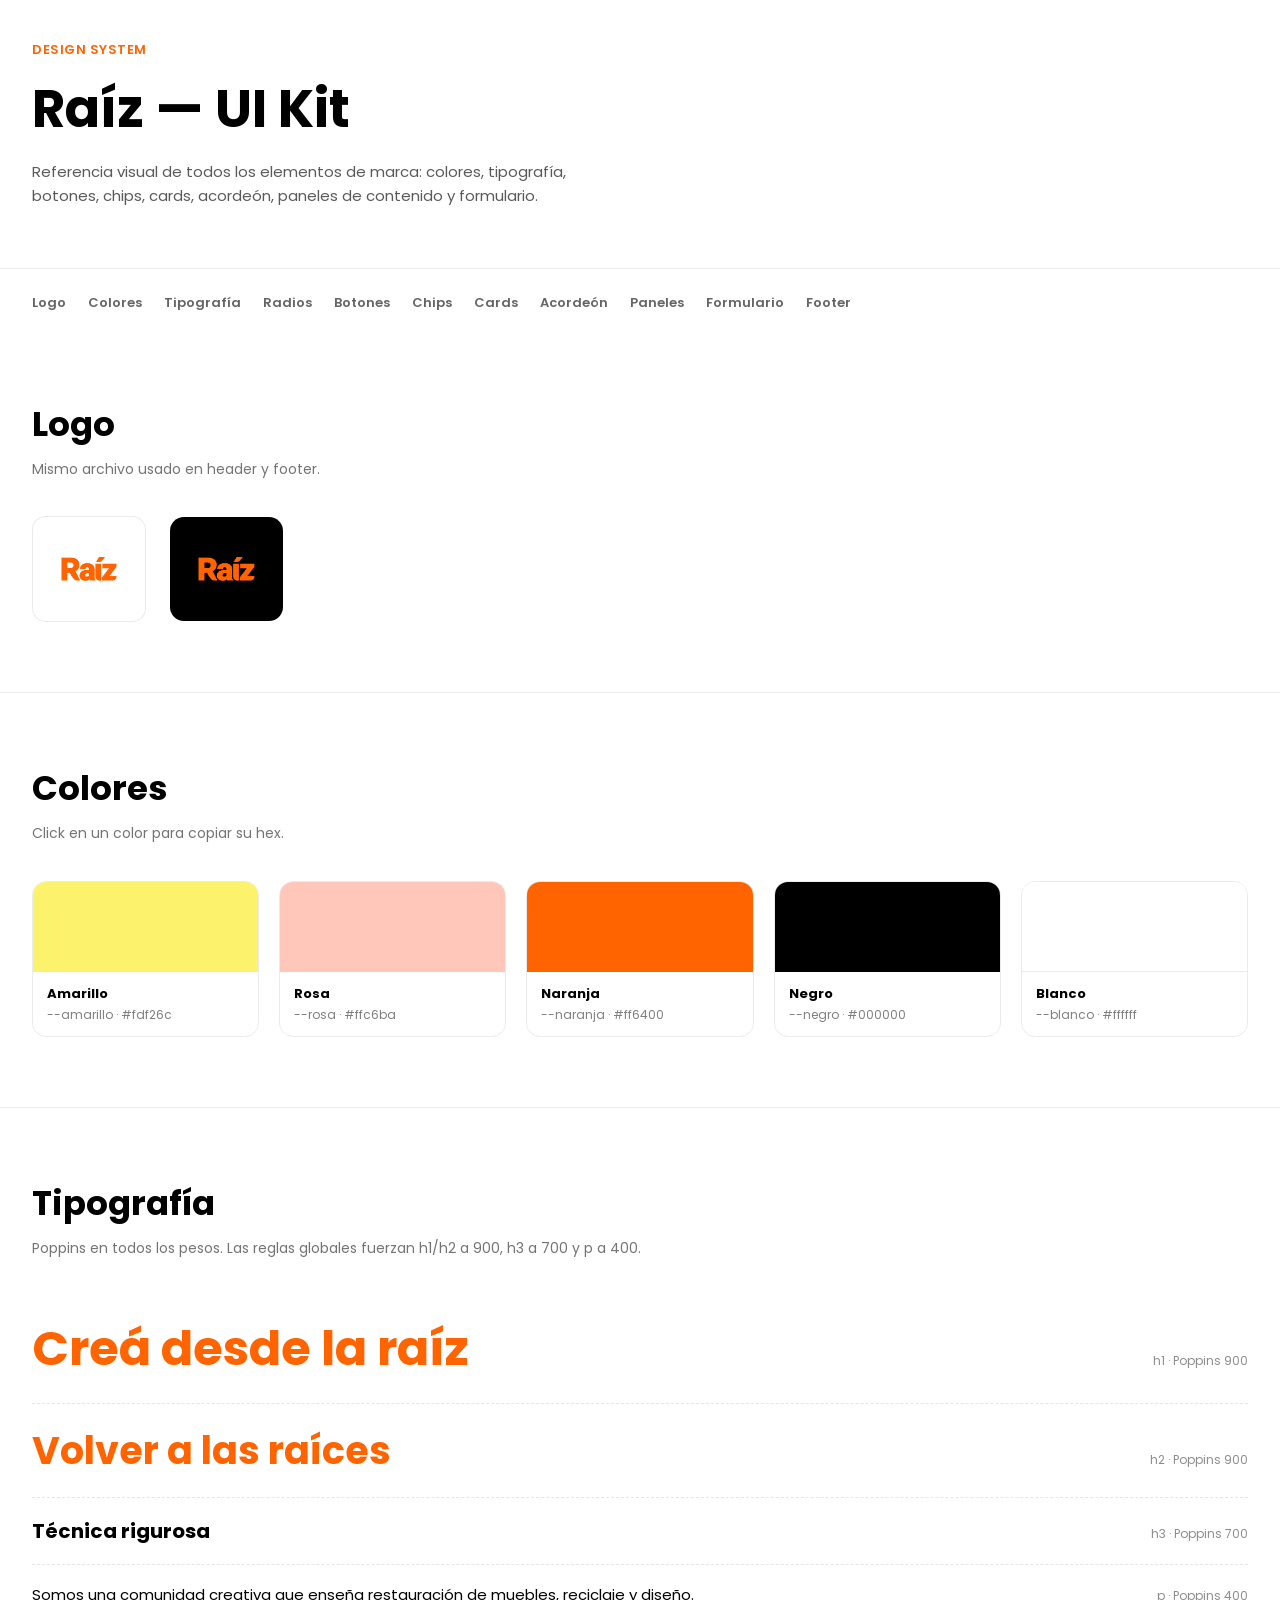
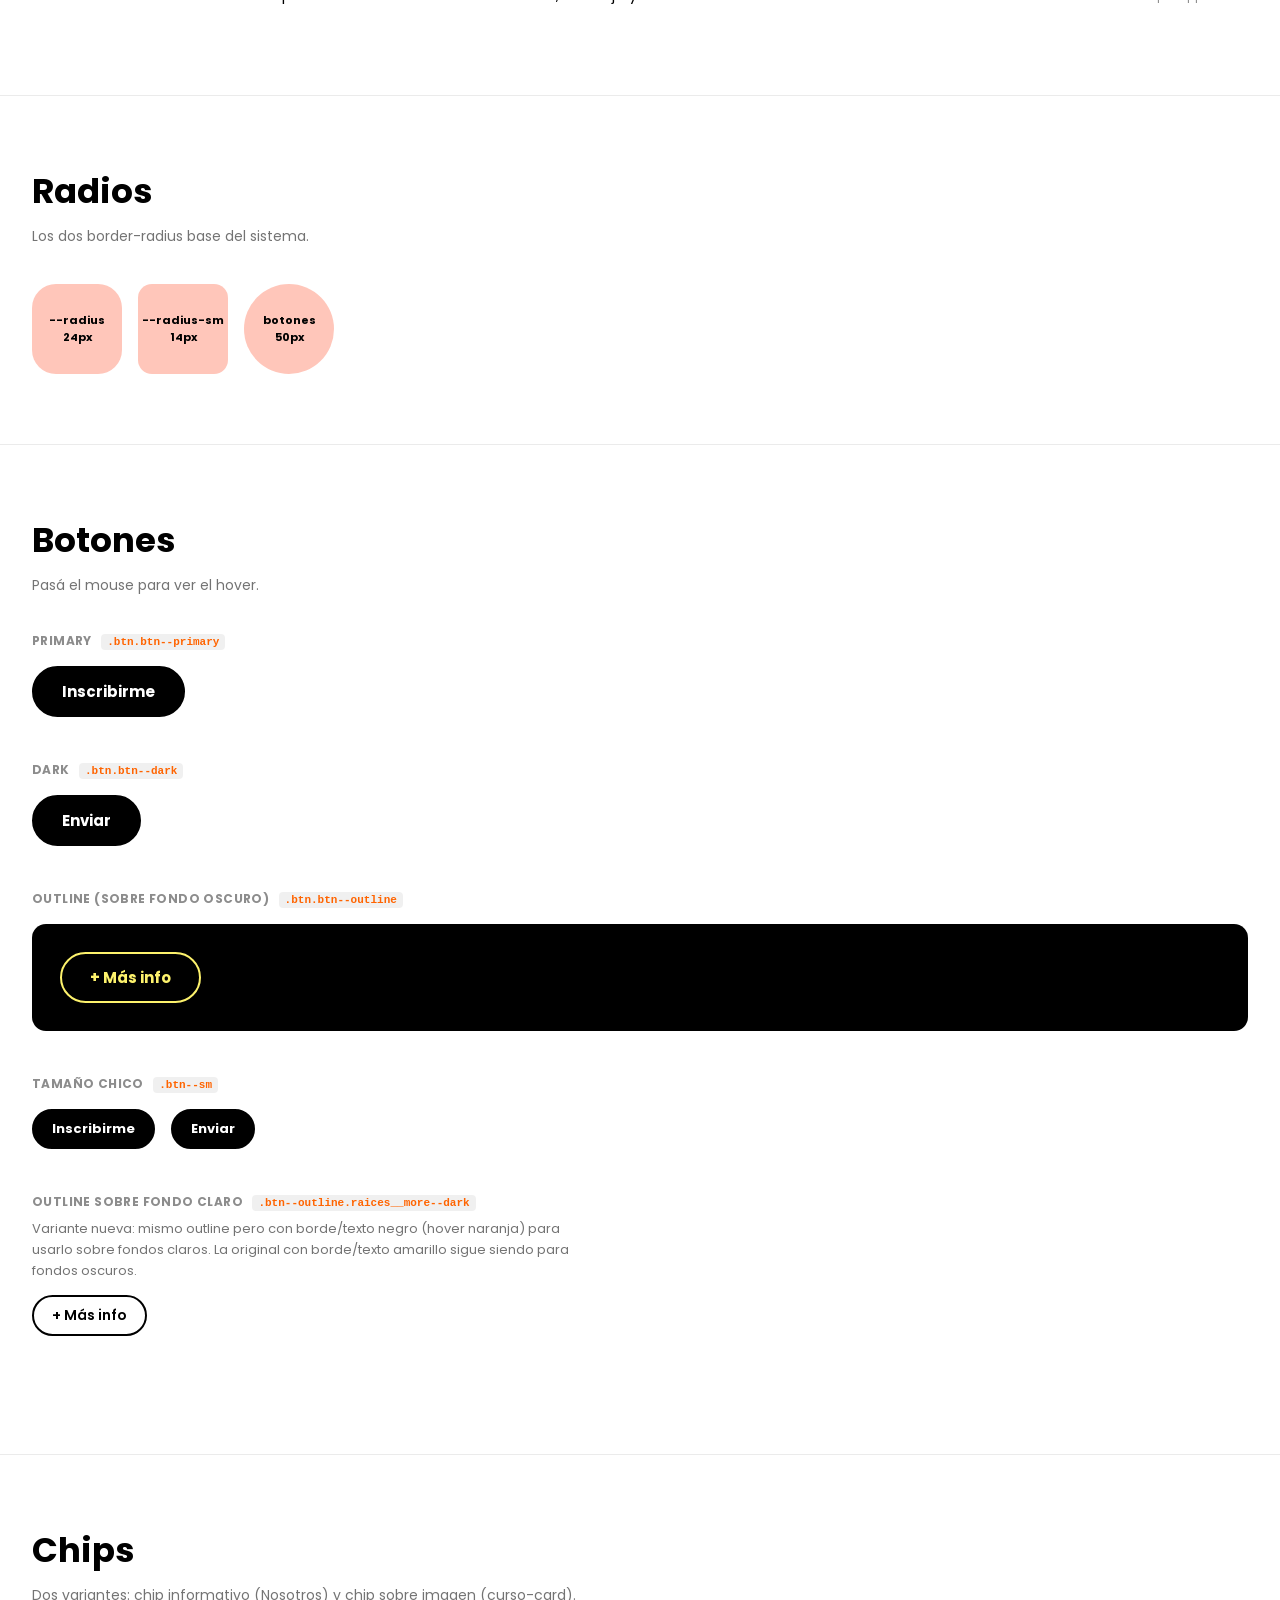
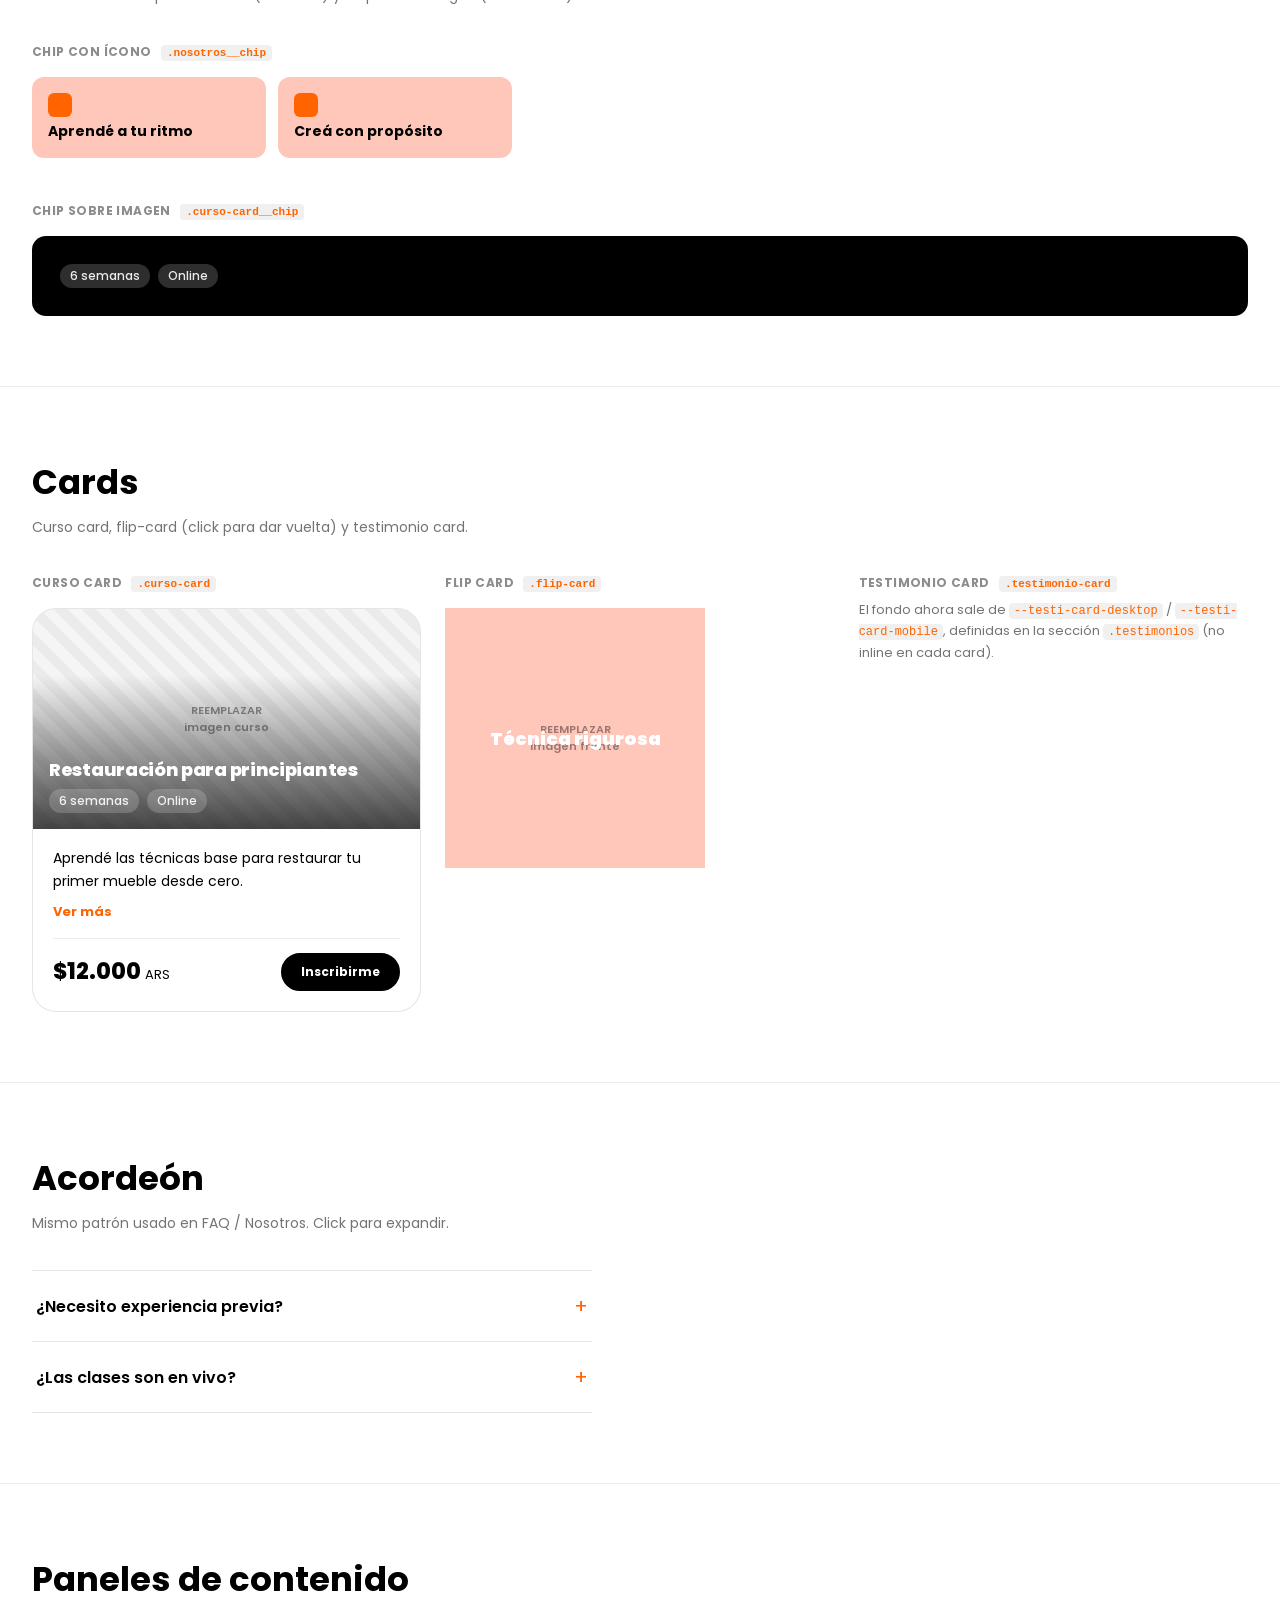
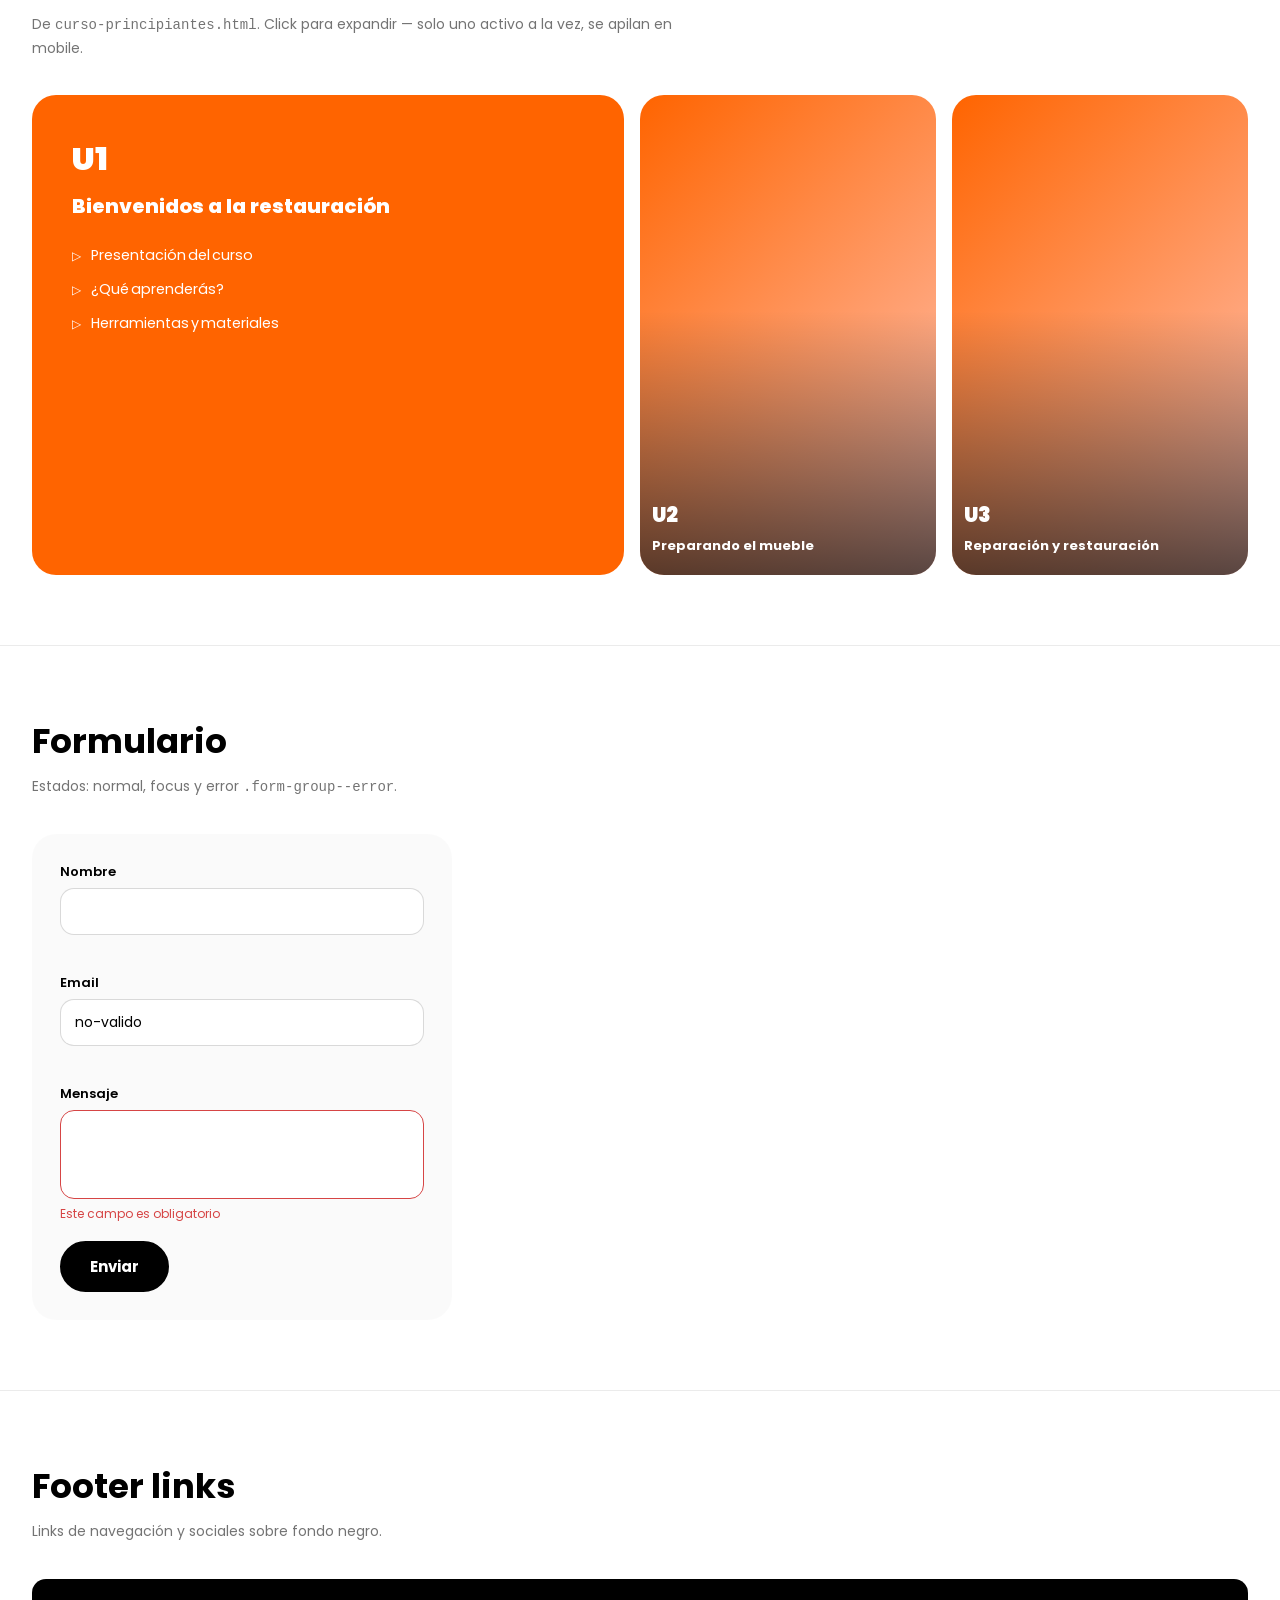
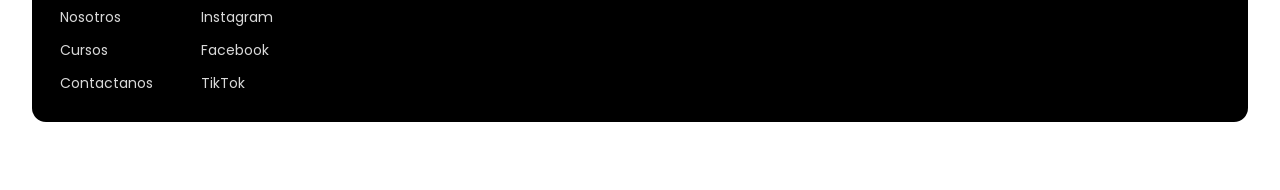
<file: ui-kit.html>
<!DOCTYPE html>
<html lang="es">
<head>
<meta charset="UTF-8">
<meta name="viewport" content="width=device-width, initial-scale=1.0">
<title>Raíz — UI Kit</title>

<link rel="preconnect" href="https://fonts.googleapis.com">
<link href="https://fonts.googleapis.com/css2?family=Poppins:wght@400;500;600;700;800;900&display=swap" rel="stylesheet">

<link rel="stylesheet" href="styles-v2.css">
<link rel="stylesheet" href="curso-principiantes.css">
<link rel="stylesheet" href="ui-kit.css">
</head>
<body class="kit-body">

  <!-- ============ INTRO ============ -->
  <header class="kit-header">
    <span class="kit-header__eyebrow">Design system</span>
    <h1 class="kit-header__title">Raíz — UI Kit</h1>
    <p class="kit-header__desc">
      Referencia visual de todos los elementos de marca: colores, tipografía,
      botones, chips, cards, acordeón, paneles de contenido y formulario.
      
    </p>
  </header>

  <!-- ============ NAV INTERNA ============ -->
  <nav class="kit-nav">
    <a href="#logo">Logo</a>
    <a href="#colores">Colores</a>
    <a href="#tipografia">Tipografía</a>
    <a href="#radios">Radios</a>
    <a href="#botones">Botones</a>
    <a href="#chips">Chips</a>
    <a href="#cards">Cards</a>
    <a href="#accordion">Acordeón</a>
    <a href="#paneles">Paneles</a>
    <a href="#formulario">Formulario</a>
    <a href="#footer-links">Footer</a>
  </nav>

  <!-- ============ LOGO ============ -->
  <section class="kit-section" id="logo">
    <h2 class="kit-section__title">Logo</h2>
    <p class="kit-section__subtitle">Mismo archivo usado en header y footer.</p>

    <div class="kit-row" style="gap: 24px;">
      <div style="background: var(--blanco); border: 1px solid rgba(0,0,0,0.08); border-radius: var(--radius-sm); padding: 28px;">
        <img src="assets/logo-03.png" alt="Raíz" style="height: 48px; width: auto;">
      </div>
      <div class="kit-dark-demo" style="padding: 28px;">
        <img src="assets/logo-03.png" alt="Raíz" style="height: 48px; width: auto;">
      </div>
    </div>
  </section>

  <!-- ============ COLORES ============ -->
  <section class="kit-section" id="colores">
    <h2 class="kit-section__title">Colores</h2>
    <p class="kit-section__subtitle">Click en un color para copiar su hex.</p>

    <div class="kit-grid">
      <button class="kit-swatch" data-hex="#fdf26c" type="button">
        <div class="kit-swatch__color" style="background:var(--amarillo);"></div>
        <div class="kit-swatch__meta">
          <span class="kit-swatch__name">Amarillo</span>
          <span class="kit-swatch__hex">--amarillo · #fdf26c</span>
        </div>
      </button>

      <button class="kit-swatch" data-hex="#ffc6ba" type="button">
        <div class="kit-swatch__color" style="background:var(--rosa);"></div>
        <div class="kit-swatch__meta">
          <span class="kit-swatch__name">Rosa</span>
          <span class="kit-swatch__hex">--rosa · #ffc6ba</span>
        </div>
      </button>

      <button class="kit-swatch" data-hex="#ff6400" type="button">
        <div class="kit-swatch__color" style="background:var(--naranja);"></div>
        <div class="kit-swatch__meta">
          <span class="kit-swatch__name">Naranja</span>
          <span class="kit-swatch__hex">--naranja · #ff6400</span>
        </div>
      </button>

      <button class="kit-swatch" data-hex="#000000" type="button">
        <div class="kit-swatch__color" style="background:var(--negro);"></div>
        <div class="kit-swatch__meta">
          <span class="kit-swatch__name">Negro</span>
          <span class="kit-swatch__hex">--negro · #000000</span>
        </div>
      </button>

      <button class="kit-swatch" data-hex="#ffffff" type="button">
        <div class="kit-swatch__color" style="background:var(--blanco); border-bottom:1px solid rgba(0,0,0,0.08);"></div>
        <div class="kit-swatch__meta">
          <span class="kit-swatch__name">Blanco</span>
          <span class="kit-swatch__hex">--blanco · #ffffff</span>
        </div>
      </button>
    </div>
  </section>

  <!-- ============ TIPOGRAFÍA ============ -->
  <section class="kit-section" id="tipografia">
    <h2 class="kit-section__title">Tipografía</h2>
    <p class="kit-section__subtitle">Poppins en todos los pesos. Las reglas globales fuerzan h1/h2 a 900, h3 a 700 y p a 400.</p>

    <div class="kit-block">
      <div class="kit-type-row">
        <h1 class="kit-type-row__sample" style="font-size: clamp(32px,4vw,48px); color: var(--naranja);">Creá desde la raíz</h1>
        <span class="kit-type-row__meta">h1 · Poppins 900</span>
      </div>
      <div class="kit-type-row">
        <h2 class="kit-type-row__sample" style="font-size: clamp(26px,3.5vw,38px); color: var(--naranja);">Volver a las raíces</h2>
        <span class="kit-type-row__meta">h2 · Poppins 900</span>
      </div>
      <div class="kit-type-row">
        <h3 class="kit-type-row__sample" style="font-size: 20px; color: var(--negro);">Técnica rigurosa</h3>
        <span class="kit-type-row__meta">h3 · Poppins 700</span>
      </div>
      <div class="kit-type-row">
        <p class="kit-type-row__sample" style="font-size: 15px; line-height: 1.6; color: var(--negro);">Somos una comunidad creativa que enseña restauración de muebles, reciclaje y diseño.</p>
        <span class="kit-type-row__meta">p · Poppins 400</span>
      </div>
    </div>
  </section>

  <!-- ============ RADIOS ============ -->
  <section class="kit-section" id="radios">
    <h2 class="kit-section__title">Radios</h2>
    <p class="kit-section__subtitle">Los dos border-radius base del sistema.</p>

    <div class="kit-row">
      <div class="kit-radius-demo" style="border-radius: var(--radius);">--radius<br>24px</div>
      <div class="kit-radius-demo" style="border-radius: var(--radius-sm);">--radius-sm<br>14px</div>
      <div class="kit-radius-demo" style="border-radius: 50px;">botones<br>50px</div>
    </div>
  </section>

  <!-- ============ BOTONES ============ -->
  <section class="kit-section" id="botones">
    <h2 class="kit-section__title">Botones</h2>
    <p class="kit-section__subtitle">Pasá el mouse para ver el hover.</p>

    <div class="kit-block">
      <span class="kit-block__label">Primary <code>.btn.btn--primary</code></span>
      <div class="kit-row">
        <a href="#" class="btn btn--primary">Inscribirme</a>
      </div>
    </div>

    <div class="kit-block">
      <span class="kit-block__label">Dark <code>.btn.btn--dark</code></span>
      <div class="kit-row">
        <button class="btn btn--dark" type="button">Enviar</button>
      </div>
    </div>

    <div class="kit-block">
      <span class="kit-block__label">Outline (sobre fondo oscuro) <code>.btn.btn--outline</code></span>
      <div class="kit-dark-demo">
        <a href="#" class="btn btn--outline">+ Más info</a>
      </div>
    </div>

    <div class="kit-block">
      <span class="kit-block__label">Tamaño chico <code>.btn--sm</code></span>
      <div class="kit-row">
        <a href="#" class="btn btn--primary btn--sm">Inscribirme</a>
        <button class="btn btn--dark btn--sm" type="button">Enviar</button>
      </div>
    </div>

    <div class="kit-block">
      <span class="kit-block__label">Outline sobre fondo claro <code>.btn--outline.raices__more--dark</code></span>
      <p class="kit-block__note">Variante nueva: mismo outline pero con borde/texto negro (hover naranja) para usarlo sobre fondos claros. La original con borde/texto amarillo sigue siendo para fondos oscuros.</p>
      <div class="kit-row">
        <a href="#" class="btn btn--outline btn--sm raices__more raices__more--dark">+ Más info</a>
      </div>
    </div>
  </section>

  <!-- ============ CHIPS ============ -->
  <section class="kit-section" id="chips">
    <h2 class="kit-section__title">Chips</h2>
    <p class="kit-section__subtitle">Dos variantes: chip informativo (Nosotros) y chip sobre imagen (curso-card).</p>

    <div class="kit-block">
      <span class="kit-block__label">Chip con ícono <code>.nosotros__chip</code></span>
      <div class="nosotros__chips" style="max-width: 480px;">
        <div class="nosotros__chip">
          <div style="width:24px;height:24px;background:var(--naranja);border-radius:6px;"></div>
          <strong class="nosotros__chip-text">Aprendé a tu ritmo</strong>
        </div>
        <div class="nosotros__chip">
          <div style="width:24px;height:24px;background:var(--naranja);border-radius:6px;"></div>
          <strong class="nosotros__chip-text">Creá con propósito</strong>
        </div>
      </div>
    </div>

    <div class="kit-block">
      <span class="kit-block__label">Chip sobre imagen <code>.curso-card__chip</code></span>
      <div class="kit-dark-demo">
        <div class="curso-card__chips">
          <span class="curso-card__chip">6 semanas</span>
          <span class="curso-card__chip">Online</span>
        </div>
      </div>
    </div>
  </section>

  <!-- ============ CARDS ============ -->
  <section class="kit-section" id="cards">
    <h2 class="kit-section__title">Cards</h2>
    <p class="kit-section__subtitle">Curso card, flip-card (click para dar vuelta) y testimonio card.</p>

    <div class="kit-cards-row">

      <!-- Curso card -->
      <div>
        <span class="kit-block__label">Curso card <code>.curso-card</code></span>
        <article class="curso-card is-visible">
          <div class="curso-card__img">
            <div class="kit-placeholder" style="height:220px;">REEMPLAZAR<br>imagen curso</div>
            <div class="curso-card__img-overlay">
              <h3 class="curso-card__img-title">Restauración para principiantes</h3>
              <div class="curso-card__chips">
                <span class="curso-card__chip">6 semanas</span>
                <span class="curso-card__chip">Online</span>
              </div>
            </div>
          </div>
          <div class="curso-card__body">
            <p class="curso-card__desc">Aprendé las técnicas base para restaurar tu primer mueble desde cero.</p>
            <a href="#" class="curso-card__link">Ver más</a>
            <div class="curso-card__footer">
              <span class="curso-card__price">$12.000 <span class="curso-card__currency">ARS</span></span>
              <a href="#" class="btn btn--primary curso-card__cta">Inscribirme</a>
            </div>
          </div>
        </article>
      </div>

      <!-- Flip card -->
      <div>
        <span class="kit-block__label">Flip card <code>.flip-card</code></span>
        <div class="flip-card" tabindex="0" role="button" aria-pressed="false" style="max-width: 260px;">
          <div class="flip-card__inner">
            <div class="flip-card__face flip-card__face--front">
              <div class="kit-placeholder kit-flip-face--front">REEMPLAZAR<br>imagen frente</div>
              <div class="flip-card__front-text">
                <h3 class="flip-card__title">Técnica rigurosa</h3>
              </div>
            </div>
            <div class="flip-card__face flip-card__face--back">
              <div class="kit-placeholder kit-flip-face--back" style="position:absolute; inset:0; z-index:0;"></div>
              <p class="flip-card__back-text">Diagnóstico, reparación y restauración integral paso a paso.</p>
            </div>
          </div>
        </div>
      </div>

      <!-- Testimonio card -->
      <div>
        <span class="kit-block__label">Testimonio card <code>.testimonio-card</code></span>
        <p class="kit-block__note">El fondo ahora sale de <code>--testi-card-desktop</code> / <code>--testi-card-mobile</code>, definidas en la sección <code>.testimonios</code> (no inline en cada card).</p>
        <div class="testimonio-card" style="background-color: var(--rosa); max-width: 300px; border-radius: var(--radius-sm);">
          <p>"El curso me dio la confianza para animarme a restaurar mi primer mueble."</p>
          <div class="testimonio-card__author">
            <strong>Marina G.</strong><br>
            <small>Curso principiantes</small>
          </div>
        </div>
      </div>

    </div>
  </section>

  <!-- ============ ACORDEÓN ============ -->
  <section class="kit-section" id="accordion">
    <h2 class="kit-section__title">Acordeón</h2>
    <p class="kit-section__subtitle">Mismo patrón usado en FAQ / Nosotros. Click para expandir.</p>

    <div class="kit-accordion-demo" id="accordionKit">
      <div class="accordion__item">
        <button class="accordion__header" aria-expanded="false">
          <span>¿Necesito experiencia previa?</span>
          <span class="accordion__icon">+</span>
        </button>
        <div class="accordion__panel">
          <div class="accordion__panel-inner">
            No, el curso para principiantes arranca desde cero.
          </div>
        </div>
      </div>
      <div class="accordion__item">
        <button class="accordion__header" aria-expanded="false">
          <span>¿Las clases son en vivo?</span>
          <span class="accordion__icon">+</span>
        </button>
        <div class="accordion__panel">
          <div class="accordion__panel-inner">
            Son grabadas, con acceso ilimitado y encuentros en vivo opcionales.
          </div>
        </div>
      </div>
    </div>
  </section>

  <!-- ============ PANELES DE CONTENIDO ============ -->
  <section class="kit-section" id="paneles">
    <h2 class="kit-section__title">Paneles de contenido</h2>
    <p class="kit-section__subtitle">De <code>curso-principiantes.html</code>. Click para expandir — solo uno activo a la vez, se apilan en mobile.</p>

    <div class="contenidos-panels" id="contenidosPanelsKit">
      <div class="contenido-panel is-active" data-panel style="--panel-bg: linear-gradient(135deg, var(--naranja), var(--rosa));">
        <div class="contenido-panel__collapsed">
          <span class="contenido-panel__num">U1</span>
          <span class="contenido-panel__title">Bienvenidos a la restauración</span>
        </div>
        <div class="contenido-panel__expanded">
          <span class="contenido-panel__num">U1</span>
          <h3 class="contenido-panel__title">Bienvenidos a la restauración</h3>
          <ul class="contenido-panel__list">
            <li><span class="video-icon">▷</span> Presentación del curso</li>
            <li><span class="video-icon">▷</span> ¿Qué aprenderás?</li>
            <li><span class="video-icon">▷</span> Herramientas y materiales</li>
          </ul>
        </div>
      </div>

      <div class="contenido-panel" data-panel style="--panel-bg: linear-gradient(135deg, var(--naranja), var(--rosa));">
        <div class="contenido-panel__collapsed">
          <span class="contenido-panel__num">U2</span>
          <span class="contenido-panel__title">Preparando el mueble</span>
        </div>
        <div class="contenido-panel__expanded">
          <span class="contenido-panel__num">U2</span>
          <h3 class="contenido-panel__title">Preparando el mueble</h3>
          <ul class="contenido-panel__list">
            <li><span class="video-icon">▷</span> Diagnóstico inicial</li>
            <li><span class="video-icon">▷</span> Limpieza y desarmado</li>
          </ul>
        </div>
      </div>

      <div class="contenido-panel" data-panel style="--panel-bg: linear-gradient(135deg, var(--naranja), var(--rosa));">
        <div class="contenido-panel__collapsed">
          <span class="contenido-panel__num">U3</span>
          <span class="contenido-panel__title">Reparación y restauración</span>
        </div>
        <div class="contenido-panel__expanded">
          <span class="contenido-panel__num">U3</span>
          <h3 class="contenido-panel__title">Reparación y restauración</h3>
          <ul class="contenido-panel__list">
            <li><span class="video-icon">▷</span> Técnicas de reparación</li>
            <li><span class="video-icon">▷</span> Lijado y preparación</li>
          </ul>
        </div>
      </div>
    </div>
  </section>

  <!-- ============ FORMULARIO ============ -->
  <section class="kit-section" id="formulario">
    <h2 class="kit-section__title">Formulario</h2>
    <p class="kit-section__subtitle">Estados: normal, focus y error <code>.form-group--error</code>.</p>

    <div class="kit-form-demo">
      <div class="form-group">
        <label for="kitNombre">Nombre</label>
        <input type="text" id="kitNombre" name="nombre">
        <span class="form-error"></span>
      </div>

      <div class="form-group" style="margin-top: 18px;">
        <label for="kitEmail">Email</label>
        <input type="email" id="kitEmail" name="email" value="no-valido">
        <span class="form-error"></span>
      </div>

      <div class="form-group form-group--error" style="margin-top: 18px;">
        <label for="kitMensaje">Mensaje</label>
        <textarea id="kitMensaje" name="mensaje" rows="3"></textarea>
        <span class="form-error">Este campo es obligatorio</span>
      </div>

      <button class="btn btn--dark" type="button" style="margin-top: 18px;">Enviar</button>
    </div>
  </section>

  <!-- ============ FOOTER LINKS ============ -->
  <section class="kit-section" id="footer-links" style="border-bottom: none;">
    <h2 class="kit-section__title">Footer links</h2>
    <p class="kit-section__subtitle">Links de navegación y sociales sobre fondo negro.</p>

    <div class="kit-dark-demo" style="display:flex; gap: 48px; flex-wrap: wrap;">
      <div class="footer__nav">
        <a href="#" class="footer__link">Nosotros</a>
        <a href="#" class="footer__link">Cursos</a>
        <a href="#" class="footer__link">Contactanos</a>
      </div>
      <div class="footer__social">
        <a href="#" class="footer__social-link">Instagram</a>
        <a href="#" class="footer__social-link">Facebook</a>
        <a href="#" class="footer__social-link">TikTok</a>
      </div>
    </div>
  </section>

  <script src="ui-kit.js"></script>
</body>
</html>
</file>
<file: styles-v2.css>
/* ==========================================================================
   RAÍZ V2 — VARIABLES GLOBALES
   ========================================================================== */
:root {
  --amarillo: #fdf26c;
  --rosa: #ffc6ba;
  --naranja: #ff6400;
  --negro: #000000;
  --blanco: #ffffff;

  --font-principal: 'Poppins', sans-serif;

  --radius: 24px;
  --radius-sm: 14px;

  --header-height: 84px;
}

* {
  margin: 0;
  padding: 0;
  box-sizing: border-box;
}

html {
  scroll-behavior: smooth;
}

body {
  font-family: var(--font-principal);
  color: var(--negro);
  background: var(--blanco);
  overflow-x: hidden;
}

a {
  text-decoration: none;
  color: inherit;
}

img {
  max-width: 100%;
  display: block;
}

/* ==========================================================================
   BOTONES
   ========================================================================== */
.btn {
  display: inline-block;
  font-family: var(--font-principal);
  padding: 12px 28px;
  border-radius: 50px;
  font-weight: 700;
  font-size: 15px;
  cursor: pointer;
  border: 2px solid transparent;
  transition: background-color 0.25s ease, border-color 0.25s ease, color 0.25s ease;
}

.btn--primary {
  background: var(--negro);
  border-color: var(--negro);
  color: var(--blanco);
}

.btn--primary:hover {
  background: var(--naranja);
  border-color: var(--naranja);
  color: var(--blanco);
}

.btn--dark {
  background: var(--negro);
  border-color: var(--negro);
  color: var(--blanco);
}

.btn--dark:hover {
  background: var(--naranja);
  border-color: var(--naranja);
  color: var(--blanco);
}

/* --- Nueva variante: outline, para los links de "más info" --- */
.btn--outline {
  background: transparent;
  border-color: var(--amarillo);
  color: var(--amarillo);
}

.btn--outline:hover {
  background: transparent;
  border-color: var(--blanco);
  color: var(--blanco);
}

.btn--sm {
  padding: 8px 18px;
  font-size: 13px;
}

/* ==========================================================================
   HEADER
   ========================================================================== */
.header {
  position: fixed;
  top: 0;
  left: 0;
  width: 100%;
  height: var(--header-height);
  z-index: 1100;
  background: var(--blanco);
  box-shadow: 0 4px 20px rgba(0, 0, 0, 0.08);
}

/* Estado al hacer scroll: agregado por JS con la clase .header--scrolled */
.header--scrolled {
  background: var(--blanco);
  box-shadow: 0 4px 20px rgba(0, 0, 0, 0.08);
}

.header__inner {
  max-width: 1280px;
  height: 100%;
  margin: 0 auto;
  padding: 0 32px;
  display: flex;
  align-items: center;
  justify-content: space-between;
  gap: 24px;
}

.header__logo {
  display: flex;
  align-items: center;
}

.header__logo-img {
  height: 40px;
  width: auto;
}

/* Agrupa nav + botón + hamburguesa del lado derecho del header */
.header__right {
  display: flex;
  align-items: center;
  gap: 32px;
}

.header__nav {
  display: flex;
  gap: 28px;
}

.header__link {
  font-size: 14px;
  font-weight: 500;
  color: var(--negro);
  position: relative;
}

.header__link::after {
  content: '';
  position: absolute;
  left: 0;
  bottom: -6px;
  width: 0%;
  height: 2px;
  background: var(--naranja);
  transition: width 0.25s ease;
}

.header__link:hover::after {
  width: 100%;
}

.header__cta {
  padding: 10px 22px;
  font-size: 13px;
}

.header__burger {
  display: none;
  flex-direction: column;
  justify-content: center;
  gap: 5px;
  width: 32px;
  height: 32px;
  background: none;
  border: none;
  cursor: pointer;
  z-index: 1100;
}

.header__burger span {
  width: 100%;
  height: 2px;
  background: var(--negro);
  transition: transform 0.25s ease, opacity 0.25s ease;
}

/* Cuando el menú mobile está abierto, transformamos el ícono en una X */
.header__burger--active span:nth-child(1) {
  transform: translateY(7px) rotate(45deg);
}
.header__burger--active span:nth-child(2) {
  opacity: 0;
}
.header__burger--active span:nth-child(3) {
  transform: translateY(-7px) rotate(-45deg);
}

/* ==========================================================================
   MENÚ MOBILE (overlay)
   ========================================================================== */
.mobile-menu {
  position: fixed;
  top: 0;
  right: 0;
  height: 100vh;
  width: 100%;
  max-width: 340px;
  background: var(--blanco);
  z-index: 1050;
  display: flex;
  flex-direction: column;
  justify-content: center;
  gap: 28px;
  padding: 32px;
  transform: translateX(100%);
  transition: transform 0.35s ease;
}

.mobile-menu--active {
  transform: translateX(0);
}

.mobile-menu__link {
  font-size: 20px;
  font-weight: 600;
  color: var(--negro);
}

.mobile-menu__cta {
  align-self: flex-start;
  margin-top: 12px;
}



/* ==========================================================================
   HERO
   ========================================================================== */
.hero {
  position: fixed;
  top: 0;
  left: 0;
  width: 100%;
  height: 100vh;
  z-index: 1;
  background-image: var(--bg-desktop);
  background-size: cover;
  background-position: center;
  background-repeat: no-repeat;
  display: flex;
  align-items: flex-start;
  padding-top: 130px;
}

@media (max-width: 768px) {
  .hero {
    background-image: var(--bg-mobile);
    
  }
}

.hero__content {
  max-width: 900px;
  width: 100%;
  margin: 0 auto;
  padding: 0 32px;
  display: flex;
  flex-direction: column;
  align-items: center;
  text-align: center;
  gap: 20px;
  
}

.hero__title {
  font-size: clamp(38px, 6vw, 72px);
  font-weight: 700;
  line-height: 1.1;
  color: var(--hero-text, var(--naranja));
}

.hero__word--accent {
  color: var(--naranja);
}

.hero__word--base {
  color: var(--hero-text, var(--blanco));
}

.hero__tagline {
  font-size: clamp(16px, 2vw, 20px);
  font-weight: 500;
  color: var(--negro);
}

.hero__cta {
  margin-top: 8px;
}

@media (max-width:768px){
  .hero__cta{
    margin-top: 24px;
  }
}

/* Estados iniciales para la animación de entrada (controlada por JS) */
[data-anim] {
  opacity: 0;
}

[data-anim="left"] {
  transform: translateX(-60px);
}

[data-anim="right"] {
  transform: translateX(60px);
}

[data-anim="fade"] {
  transform: translateY(20px);
}

[data-anim].is-visible {
  opacity: 1;
  transform: translate(0, 0);
  transition: opacity 0.8s ease, transform 0.8s ease;
}



/* ==========================================================================
   ANIMACIÓN AL SCROLL (secciones genéricas)
   ========================================================================== */
[data-scroll-anim] {
  opacity: 0;
  transform: translateY(40px);
  transition: opacity 0.8s ease, transform 0.8s ease;
}

[data-scroll-anim].is-visible {
  opacity: 1;
  transform: translateY(0);
}

/* ==========================================================================
   NOSOTROS
   ========================================================================== */
.nosotros {
  position: relative;
  z-index: 2;
  will-change: transform;
  padding: 100px 32px;
  border-radius: 60px 60px 0 0;
  background-image: var(--bg-desktop);
  background-size: cover;
  background-position: center;
  background-repeat: no-repeat;
}

@media (max-width: 768px) {
  .nosotros {
    background-image: var(--bg-mobile);
  }
}

.nosotros__inner {
  max-width: 1280px;
  margin: 0 auto;
  display: grid;
  grid-template-columns: 1.1fr 0.9fr;
  gap: 60px;
  align-items: start;
}

@media (max-width: 860px) {
  .nosotros__inner {
    grid-template-columns: 1fr;
    gap: 32px;
  }
}

.nosotros__label {
  display: block;
  font-size: 13px;
  font-weight: 600;
  letter-spacing: 0.5px;
  text-transform: uppercase;
  color: var(--negro);
  margin-bottom: 10px;
}

.nosotros__title {
  font-size: clamp(28px, 4vw, 42px);
  font-weight: 700;
  color: var(--naranja);
  margin-bottom: 16px;
}

.nosotros__desc {
  font-size: 15px;
  line-height: 1.6;
  color: var(--negro);
  margin-bottom: 32px;
  max-width: 480px;
}

/* --- Acordeón --- */
.accordion__item {
  border-bottom: 1px solid rgba(0, 0, 0, 0.1);
}

.accordion__item:first-child {
  border-top: 1px solid rgba(0, 0, 0, 0.1);
}

.accordion__header {
  width: 100%;
  background: none;
  border: none;
  cursor: pointer;
  font-family: var(--font-principal);
  font-size: 16px;
  font-weight: 600;
  color: var(--negro);
  padding: 20px 4px;
  display: flex;
  align-items: center;
  justify-content: space-between;
  text-align: left;
}

.accordion__icon {
  font-size: 20px;
  font-weight: 400;
  color: var(--naranja);
  transition: transform 0.3s ease;
.accordion__header span:first-child {
  text-align: left;
}
}

.accordion__item--active .accordion__icon {
  transform: rotate(45deg);
}

.accordion__panel {
  max-height: 0;
  overflow: hidden;
  transition: max-height 0.35s ease;
}

.accordion__panel-inner {
  padding: 0 4px 20px;
  font-size: 14px;
  line-height: 1.6;
  color: var(--negro);
}

/* --- Imagen dinámica --- */
.nosotros__image-wrap {
  max-width: 100%;
  border-radius: var(--radius);
  overflow: hidden;
  aspect-ratio: 4 / 4;
}

.nosotros__image {
  width: 100%;
  height: 100%;
  object-fit: cover;
  transition: opacity 0.35s ease;
}

.nosotros__image--fading {
  opacity: 0;
}

.nosotros__chips {
  display: flex;
  flex-wrap: wrap;
  gap: 12px;
  margin-bottom: 28px;
}

.nosotros__chip {
  background: var(--rosa);
  border-radius: 12px;
  padding: 16px;
  display: flex;
  flex-direction: column;
  gap: 4px;
  flex: 1 1 0;
  min-width: 0;
}

.nosotros__chip-icon {
  width: 24px;
  height: 24px;
  object-fit: contain;
}

.nosotros__chip-text {
  font-size: 14px;
  color: var(--negro);
}

@media (max-width: 480px) {
  .nosotros__chips {
    flex-direction: column;
  }
}

/* ── MOBILE: apilar imagen y texto ── */
@media (max-width: 860px) {
  .nosotros__inner {
    grid-template-columns: 1fr;
    gap: 32px;
  }
}

@media (max-width: 860px) {
  .nosotros__image-wrap {
    aspect-ratio: 4 / 3;
  }
}

/* ==========================================================================
   VOLVER A LAS RAÍCES (cards con flip, formas orgánicas)
   ========================================================================== */
.raices {
  position: relative;
  z-index: 2;
  background: var(--blanco);
  padding: 100px 32px;
  background-image: var(--bg-desktop);
  background-size: cover;
  background-position: center;
  background-repeat: no-repeat;
}

.raices__inner {
  max-width: 1280px;
  margin: 0 auto;
}

@media (max-width: 768px) {
  .raices {
    background-image: var(--bg-mobile);
  }
}



.raices__title {
  font-size: clamp(28px, 4vw, 42px);
  font-weight: 700;
  color: var(--naranja);
  margin-bottom: 12px;
}

.raices__desc {
  font-size: 15px;
  color: var(--negro);
  margin-bottom: 8px;
}

.raices__more {
  display: inline-block;
  font-size: 14px;
  font-weight: 600;
  color: var(--naranja);
  margin-bottom: 48px;
}

.raices__more--dark {
  border-color: var(--negro);
  color: var(--negro);
}

.raices__more--dark:hover {
  border-color: var(--naranja);
  color: var(--naranja);
}

.flip-grid {
  display: grid;
  grid-template-columns: repeat(3, 1fr);
  gap: 32px;
  align-items: center;
}

/* --- Estructura base de cada card con flip (ahora cuadrada) --- */
.flip-card {
  aspect-ratio: 1 / 1;
  cursor: pointer;
  perspective: 1200px;
  transition: transform 0.35s ease;
}

.flip-card:hover {
  transform: translateY(-10px);
}

.flip-card__inner {
  position: relative;
  width: 100%;
  height: 100%;
  transition: transform 0.6s ease;
  transform-style: preserve-3d;
}

.flip-card--flipped .flip-card__inner {
  transform: rotateY(180deg);
}

.flip-card__face {
  position: absolute;
  inset: 0;
  backface-visibility: hidden;
  overflow: hidden;
  border-radius: 0;
}

.flip-card__front-text {
  position: absolute;
  inset: 0;
  z-index: 1;
  display: flex;
  flex-direction: column;
  align-items: center;
  justify-content: center;
  text-align: center;
  padding: 24px;
  gap: 8px;
}

.flip-card__title {
  color: var(--blanco);
  font-size: 18px;
  font-weight: 900 !important;
}



.flip-card__face--front {
  background: var(--blanco);
  display: flex;
  align-items: flex-end;
}

.flip-card__face--back {
  transform: rotateY(180deg);
  display: flex;
  align-items: center;
  justify-content: center;
  padding: 24px;
  text-align: center;
}

.flip-card__img {
  position: absolute;
  inset: 0;
  width: 100%;
  height: 100%;
  object-fit: cover;
  z-index: 0;
}



/* Texto del reverso: sin degradado ni sombra, directo sobre la foto */
.flip-card__back-text {
  position: relative;
  z-index: 1;
  color: var(--negro);
  font-size: 14px;
  line-height: 1.6;
  font-weight: 700 !important;
}

/* ==========================================================================
   FRANJA DE NÚMEROS
   ========================================================================== */
.stats {
  position: relative;
  background-image: var(--bg-desktop);
  background-size: cover;
  background-position: center;
  background-repeat: no-repeat;
  padding: 60px 32px;
}

@media (max-width: 768px) {
  .stats {
    background-image: var(--bg-mobile);
  }
}

.stats__inner {
  max-width: 1280px;
  margin: 0 auto;
  display: grid;
  grid-template-columns: repeat(3, 1fr);
  text-align: center;
}

.stats__number {
  display: block;
  font-size: clamp(32px, 5vw, 48px);
  font-weight: 700;
  color: var(--blanco);
}

.stats__label {
  font-size: 14px;
  font-weight: 500;
  color: var(--negro);
}

/* ==========================================================================
   ASÍ TRANSFORMAMOS CADA MUEBLE
   ========================================================================== */
.proceso {
  padding: 100px 32px;
  background-color: var(--rosa);
}



.proceso__inner {
  max-width: 1280px;
  margin: 0 auto;
  display: grid;
  grid-template-columns: 0.9fr 1.1fr;
  gap: 60px;
  align-items: start;
}

.proceso__image-wrap {
  border-radius: var(--radius);
  overflow: hidden;
  aspect-ratio: 4 / 4;
}

.proceso__image {
  width: 100%;
  height: 100%;
  object-fit: cover;
  transition: opacity 0.35s ease;
}

.proceso__image--fading {
  opacity: 0;
}

.proceso__title {
  font-size: clamp(28px, 4vw, 42px);
  font-weight: 700;
  color: var(--negro);
  line-height: 1.1;
  margin-bottom: 16px;
}

.proceso__subtitle {
  font-size: 15px;
  line-height: 1.6;
  color: var(--negro);
  margin-bottom: 40px;
  max-width: 480px;
}

/* --- Pasos numerados conectados por una línea --- */
.proceso-steps {
  position: relative;
}

.proceso-steps::before {
  content: '';
  position: absolute;
  left: 17px;
  top: 30px;
  bottom: 30px;
  width: 2px;
  background: rgba(255, 125, 65, 0.3);
}

.proceso-step {
  position: relative;
  margin-bottom: 8px;
}

.proceso-step__header {
  width: 100%;
  background: none;
  border: none;
  cursor: pointer;
  display: flex;
  align-items: center;
  gap: 16px;
  padding: 12px 0;
  text-align: left;
  position: relative;
  z-index: 1;
}

.proceso-step__num {
  flex-shrink: 0;
  width: 36px;
  height: 36px;
  border-radius: 50%;
  background: var(--naranja);
  color: var(--blanco);
  font-weight: 700;
  font-size: 15px;
  display: flex;
  align-items: center;
  justify-content: center;
}

.proceso-step__title {
  font-size: 16px;
  font-weight: 600;
  color: var(--negro);
}

.proceso-step__panel {
  max-height: 0;
  overflow: hidden;
  transition: max-height 0.35s ease;
}

.proceso-step__panel-inner {
  padding: 0 0 16px 52px;
  font-size: 14px;
  line-height: 1.6;
  color: var(--negro);
}

@media (max-width: 860px) {
  .proceso__inner {
    grid-template-columns: 1fr;
    gap: 32px;
  }

  @media (max-width: 768px) {
  .proceso__image-wrap {
    aspect-ratio: 1 / 1;
  }
}
}




/* ==========================================================================
   NO APRENDÉS SOLO, APRENDÉS ACOMPAÑADO
   ========================================================================== */
.acompanado {
  padding: 60px 32px 100px;
  background-image: var(--bg-desktop);
  background-size: cover;
  background-position: center;
  background-repeat: no-repeat;
}

@media (max-width: 768px) {
  .acompanado {
    background-image: var(--bg-mobile);
  }
}

.acompanado__inner {
  max-width: 1280px;
  margin: 0 auto;
  display: grid;
  grid-template-columns: 1fr 1fr;
  gap: 60px;
  align-items: center;
}

.acompanado__title {
  font-size: clamp(28px, 4vw, 42px);
  font-weight: 700;
  color: var(--blanco);
  margin-bottom: 16px;
}

.acompanado__desc {
  font-size: 15px;
  color: var(--blanco);
}

/* --- Video: mitad derecha --- */
.acompanado__video-wrap {
  width: 100%;
  background: var(--negro);
  border-radius: var(--radius);
  overflow: hidden;
}

.acompanado__video {
  display: block;
  width: 100%;
  aspect-ratio: 16 / 9;
  object-fit: cover;
  background: var(--negro);
  border-radius: var(--radius);
}

@media (max-width: 860px) {
  .acompanado__inner {
    grid-template-columns: 1fr;
    gap: 28px;
  }
}

/* ==========================================================================
   ANTES Y DESPUÉS
   ========================================================================== */
.ba {
  background-image: var(--bg-desktop);
  background-size: cover;
  background-position: center;
  background-repeat: no-repeat;
  padding: 100px 32px;
}
 
@media (max-width: 768px) {
  .ba {
    background-image: var(--bg-mobile);
  }

  .ba-slider {
    background-color: var(--blanco);
  }

  .ba-slider__img {
    object-fit: contain;
  }
}
 
.ba__inner {
  max-width: 1280px;
  margin: 0 auto;
  display: grid;
  grid-template-columns: 0.9fr 1.1fr;
  gap: 60px;
  align-items: center;
}
 
.ba__title {
  font-size: clamp(28px, 4vw, 42px);
  font-weight: 700;
  color: var(--naranja);
  text-shadow: 0 2px 12px rgba(255, 255, 255, 0.4);
  margin-bottom: 16px;
}
 
.ba__desc {
  font-size: 15px;
  line-height: 1.6;
  color: var(--negro);
  margin-bottom: 28px;
  max-width: 420px;
}
 
/* --- Slider de comparación --- */
.ba-slider {
  position: relative;
  width: 100%;
  aspect-ratio: 4 / 3;
  border-radius: var(--radius);
  overflow: hidden;
  user-select: none;
  cursor: ew-resize;
}
 
.ba-slider__img {
  position: absolute;
  inset: 0;
  width: 100%;
  height: 100%;
  object-fit: cover;
  pointer-events: none;
}
 
/* La imagen "antes" se recorta con clip-path (sin wrapper, sin deformación) */
.ba-slider__img--before {
  clip-path: inset(0 40% 0 0); /* posición inicial: barra al 60% */
}
 
.ba-slider__handle {
  position: absolute;
  top: 0;
  bottom: 0;
  left: 60%; /* debe coincidir con el clip-path inicial de arriba */
  width: 3px;
  background: var(--blanco);
  transform: translateX(-50%);
  display: flex;
  align-items: center;
  justify-content: center;
  cursor: ew-resize;
}

.ba-slider__handle-icon {
  width: 44px;
  height: 44px;
  border-radius: 50%;
  background: var(--blanco);
  box-shadow: 0 6px 16px rgba(0, 0, 0, 0.25);
  display: flex;
  align-items: center;
  justify-content: center;
  gap: 6px;
  font-size: 15px;
  color: var(--naranja);
  flex-shrink: 0;
}

/* ── MOBILE: que no se corte la imagen ── */
@media (max-width: 768px) {
  .ba {
    background-image: var(--bg-mobile);
  }

  .ba-slider {
    background-color: var(--blanco);
  }

  .ba-slider__img {
    object-fit: contain;
  }
}

/* ==========================================================================
   CURSOS
   ========================================================================== */
.cursos {
  padding: 100px 32px;

  background-image: var(--bg-desktop);
  background-position: top center;
  background-size: cover;
  background-repeat: no-repeat;
}

@media (max-width: 768px) {

  .cursos {
    background-image: var(--bg-mobile);
  }

}

.cursos__inner {
  max-width: 1280px;
  margin: 0 auto;
  text-align: left;
}

.cursos__label {
  display: block;
  font-size: 13px;
  font-weight: 600;
  letter-spacing: 0.5px;
  text-transform: uppercase;
  color: var(--blanco);
  margin-bottom: 10px;
}

.cursos__title {
  font-size: clamp(28px, 4vw, 44px);
  font-weight: 900;
  color: var(--blanco);
  margin-bottom: 12px;
}

.cursos__subtitle {
  color: var(--blanco);
  max-width: 680px;
  margin: 0 0 8px;
}

.cursos__more {
  display: inline-block;
  color: var(--amarillo);
  font-weight: 600;
  margin-bottom: 40px;
}

.cursos__grid {
  display: grid;
  grid-template-columns: repeat(3, 1fr);
  gap: 28px;
  max-width: 85%;
  margin: 0 auto;
  text-align: left;
}

/* --- Card base --- */
.curso-card {
  background-color: var(--blanco);
  border: 1px solid rgba(0, 0, 0, 0.1);
  border-radius: var(--radius);
  overflow: hidden;
  display: flex;
  flex-direction: column;
  transition: transform 0.35s ease, box-shadow 0.35s ease;

  /* Estado inicial para el stagger (lo controla el JS que ya existe) */
  opacity: 0;
  transform: translateY(30px);
}

.curso-card.is-visible {
  opacity: 1;
  transform: translateY(0);
  transition: opacity 0.6s ease, transform 0.6s ease;
}

.curso-card:hover {
  transform: translateY(-8px);
}

/* --- Imagen + overlay con título y chips --- */
.curso-card__img {
  position: relative;
  height: 220px;
  overflow: hidden;
  flex-shrink: 0;
}

.curso-card__img img {
  width: 100%;
  height: 100%;
  object-fit: cover;
  object-position: center;
  display: block;
  transition: transform 0.35s ease;
}

.curso-card:hover .curso-card__img img {
  transform: scale(1.05);
}

.curso-card__img-overlay {
  position: absolute;
  inset: 0;
  background: linear-gradient(to bottom, rgba(0, 0, 0, 0) 30%, rgba(0, 0, 0, 0.72) 100%);
  display: flex;
  flex-direction: column;
  justify-content: flex-end;
  padding: 16px;
}

.curso-card__img-title {
  color: var(--blanco);
  font-size: 18px;
  font-weight: 800;
  line-height: 1.25;
  margin: 0 0 8px 0;
  letter-spacing: -0.3px;
}

.curso-card__chips {
  display: flex;
  gap: 8px;
  flex-wrap: wrap;
}

.curso-card__chip {
  background: rgba(255, 255, 255, 0.18);
  color: rgba(255, 255, 255, 0.9);
  font-size: 12px;
  font-weight: 500;
  padding: 3px 10px;
  border-radius: 20px;
}

/* --- Cuerpo --- */
.curso-card__body {
  padding: 18px 20px 20px;
  display: flex;
  flex-direction: column;
  flex: 1;
}

.curso-card__desc {
  font-size: 14px;
  color: var(--negro);
  line-height: 1.6;
  margin: 0 0 10px;
}

.curso-card__link {
  display: inline-block;
  font-size: 13px;
  font-weight: 700;
  color: var(--naranja);
  margin-bottom: 16px;
}

.curso-card__footer {
  display: flex;
  align-items: center;
  justify-content: space-between;
  margin-top: auto;
  gap: 12px;
  padding-top: 14px;
  border-top: 1px solid rgba(0, 0, 0, 0.08);
}

.curso-card__price {
  font-size: 22px;
  font-weight: 800;
  color: var(--negro);
  line-height: 1;
}

.curso-card__currency {
  font-size: 13px;
  font-weight: 400;
  color: var(--negro);
}

.curso-card__cta {
  padding: 8px 18px;
  font-size: 12px;
}



/* ==========================================================================
   TESTIMONIOS
   ========================================================================== */
.testimonios {
  padding: 100px 32px;
  background-size: cover;
  background-position: center;
  background-repeat: no-repeat;
}

.testimonios__inner {
  max-width: 1280px;
  margin: 0 auto;
}

.testimonios__label {
  display: block;
  font-size: 13px;
  font-weight: 600;
  letter-spacing: 0.5px;
  text-transform: uppercase;
  color: var(--naranja);
  margin-bottom: 10px;
}

.testimonios__title {
  font-size: clamp(26px, 3.5vw, 40px);
  font-weight: 900;
  line-height: 1.2;
  color: var(--naranja);
  text-shadow: 0 2px 12px rgba(255, 255, 255, 0.4);
  margin-bottom: 8px;
}

.testimonios__subtitle {
  color:  var(--negro);
  margin-bottom: 40px;
}

/* Wrapper con flechas a los costados */
.testimonios__slider-wrapper {
  display: flex;
  align-items: center;
  gap: 16px;
  margin-bottom: 28px;
}

.testimonios__track-container {
  flex: 1;
  overflow: hidden;
}

.testimonios__track {
  display: flex;
  gap: 24px;
  transition: transform 0.4s ease;
  will-change: transform;
  cursor: grab;
}

.testimonios__track.dragging {
  cursor: grabbing;
  transition: none;
}

/* Cada card ocupa 1/3 del contenedor menos los gaps (desktop) */
.testimonio-card {
  flex: 0 0 calc((100% - 48px) / 3);
  border-radius: 0;
  padding: 28px 24px;
  font-size: 14px;
  background-color: var(--blanco);
  background-image: var(--testi-card-desktop);
  background-size: cover;
  background-position: center;
  background-repeat: no-repeat;
  box-sizing: border-box;
}

@media (max-width: 700px) {
  .testimonio-card {
    background-image: var(--testi-card-mobile);
  }
}



.testimonio-card p {
  margin-bottom: 10px;
  line-height: 1.5;
  color: var(--negro);
}

.testimonio-card__author strong {
  font-size: 15px;
  font-weight: 700;
  color: var(--negro);
}

.testimonio-card__author small {
  font-size: 13px;
  color: var(--negro);
}

/* Flechas */
.testimonios__arrow {
  flex-shrink: 0;
  width: 44px;
  height: 44px;
  border-radius: 50%;
  border: 2px solid rgba(0, 0, 0, 0.15);
  background: var(--blanco);
  font-size: 22px;
  line-height: 1;
  cursor: pointer;
  display: flex;
  align-items: center;
  justify-content: center;
  color: var(--negro);
  transition: background 0.25s ease, border-color 0.25s ease;
}

.testimonios__arrow:hover {
  background: var(--naranja);
  border-color: var(--naranja);
  color: var(--blanco);
}

/* Dots */
.testimonios__dots {
  display: flex;
  gap: 8px;
  align-items: center;
  justify-content: center;
}

.testimonios__dot {
  width: 10px;
  height: 10px;
  border-radius: 50%;
  border: none;
  background: #d0d0d0;
  transition: background 0.25s ease, width 0.25s ease, height 0.25s ease;
  cursor: pointer;
}

.testimonios__dot--active {
  background: var(--naranja);
  width: 14px;
  height: 14px;
}

/* Mobile: 1 card visible */
@media (max-width: 700px) {
  .testimonio-card {
    flex: 0 0 100%;
  }

  .testimonios__slider-wrapper {
    gap: 10px;
  }

  .testimonios__arrow {
    width: 36px;
    height: 36px;
    font-size: 18px;
  }
}

/* ==========================================================================
   CÁPSULA
   ========================================================================== */
.capsula {
  overflow: hidden;
}

.capsula__split {
  display: grid;
  grid-template-columns: 1fr 1fr;
  min-height: 500px;
}

/* Mitad izquierda: fondo liso + texto centrado */
.capsula__text-panel {
  background-color: var(--naranja);
  display: flex;
  align-items: center;
  padding: 60px;
}

.capsula__text {
  max-width: 440px;
}

.capsula__label {
  display: block;
  font-size: 13px;
  font-weight: 600;
  color: var(--blanco);
  margin-bottom: 16px;
}

.capsula__title {
  font-size: clamp(24px, 3vw, 36px);
  font-weight: 900;
  color: var(--blanco);
  margin-bottom: 16px;
}

.capsula__desc {
  color: var(--blanco);
  font-size: 15px;
  line-height: 1.6;
  margin-bottom: 24px;
}

.capsula__link {
  color: var(--amarillo);
  font-weight: 700;
  text-decoration: none;
}

/* Mitad derecha: carrusel infinito (el movimiento lo controla el JS) */
.capsula__carousel-panel {
  position: relative;
  overflow: hidden;
}

.capsula__track {
  display: flex;
  height: 100%;
  width: max-content;
  /* El transform lo actualiza initCapsulaCarousel() en cada frame */
  will-change: transform;
}

.capsula__slide {
  position: relative;
  flex-shrink: 0;
  width: 420px;
  height: 100%;
  background-size: cover;
  background-position: center;
  margin-right: 8px;
}

/* --- Overlay de texto: nombre + curso, visible al pasar el mouse --- */
.capsula__slide-overlay {
  position: absolute;
  inset: 0;
  background: linear-gradient(to top, rgba(0, 0, 0, 0.75) 0%, rgba(0, 0, 0, 0) 45%);
  display: flex;
  align-items: flex-end;
  justify-content: flex-end;
  padding: 16px;
  opacity: 0;
  transition: opacity 0.3s ease;
  pointer-events: none;
}

.capsula__slide:hover .capsula__slide-overlay {
  opacity: 1;
}

.capsula__slide-info {
  text-align: right;
}

.capsula__slide-info strong {
  display: block;
  color: var(--blanco);
  font-size: 14px;
  font-weight: 700;
}

.capsula__slide-info span {
  display: block;
  color: rgba(255, 255, 255, 0.85);
  font-size: 12px;
  margin-top: 2px;
}

/* --- Flechas de navegación --- */
.capsula__arrow {
  position: absolute;
  top: 50%;
  transform: translateY(-50%);
  width: 44px;
  height: 44px;
  border-radius: 50%;
  border: none;
  background: rgba(255, 255, 255, 0.85);
  font-size: 20px;
  cursor: pointer;
  z-index: 2;
  transition: background 0.25s ease;
}

.capsula__arrow:hover {
  background: var(--naranja);
  color: var(--blanco);
}

.capsula__arrow--prev {
  left: 16px;
}

.capsula__arrow--next {
  right: 16px;
}

@media (max-width: 860px) {
  .capsula__split {
    grid-template-columns: 1fr;
  }

  .capsula__carousel-panel {
    height: 320px;
  }

  .capsula__slide {
    width: 100%;
  }

   .capsula__carousel-panel {
    height: 320px;
  }
}

 


@media (max-width: 480px) {
  .capsula__text-panel {
    padding: 40px 24px;
  }

  .capsula__slide-overlay {
    padding: 16px 20px;
  }
}

/* ==========================================================================
   PREGUNTAS FRECUENTES
   ========================================================================== */
.faq {
  padding: 100px 32px;
  background-image: var(--bg-desktop);
  background-size: cover;
  background-position: center;
  background-repeat: no-repeat;
  /* sin max-width acá */
}

.faq__inner {
  max-width: 1280px;
  margin: 0 auto;
  display: grid;
  grid-template-columns: 0.8fr 1.2fr;
  gap: 60px;
  align-items: start;
}

@media (max-width: 768px) {
  .faq {
    background-image: var(--bg-mobile);
  }
}



.faq__image-wrap {
  position: sticky;
  top: calc(var(--header-height) + 24px);
  border-radius: var(--radius);
  overflow: hidden;
  aspect-ratio: 3 / 3.5;
}

@media (max-width: 860px) {
  .faq__image-wrap {
    position: static;
    aspect-ratio: 1 / 1;
  }
}

.faq__image {
  width: 100%;
  height: 100%;
  object-fit: cover;
  transition: opacity 0.35s ease;
}

.faq__image--fading {
  opacity: 0;
}

.faq__title {
  font-size: clamp(28px, 4vw, 42px);
  font-weight: 700;
  color: var(--naranja);
  margin-bottom: 24px;
}

/* ==========================================================================
   CONTACTO
   ========================================================================== */
.contacto {
  padding: 100px 32px;
  background-image: var(--bg-desktop);
  background-size: cover;
  background-position: center;
  background-repeat: no-repeat;
}

@media (max-width: 768px) {
  .contacto {
    background-image: var(--bg-mobile);
  }
}

.contacto__inner {
  max-width: 1280px;
  margin: 0 auto;
  margin-top: 40px;
  display: grid;
  grid-template-columns: 0.9fr 1.1fr;
  gap: 48px;
  align-items: start;
}

.contacto__label {
  display: block;
  font-size: 13px;
  font-weight: 600;
  color:var(--negro);
  margin-bottom: 10px;
}

.contacto__title {
  font-size: clamp(26px, 4vw, 38px);
  font-weight: 700;
  color: var(--blanco);
  margin-bottom: 16px;
}

.contacto__desc {
  font-size: 15px;
  line-height: 1.6;
  color: var(--blanco);
  max-width: 380px;
}

.contacto__form {
  background: var(--blanco);
  border-radius: var(--radius);
  padding: 32px;
  display: flex;
  flex-direction: column;
  gap: 18px;
}

.form-group {
  display: flex;
  flex-direction: column;
  gap: 6px;
}

.form-group label {
  font-size: 13px;
  font-weight: 600;
  color: var(--negro);
}

.form-group input,
.form-group textarea {
  font-family: var(--font-principal);
  font-size: 14px;
  padding: 12px 14px;
  border: 1px solid rgba(0, 0, 0, 0.15);
  border-radius: var(--radius-sm);
  resize: none;
}

.form-group input:focus,
.form-group textarea:focus {
  outline: none;
  border-color: var(--naranja);
}

/* Estado de error: se agrega la clase .form-group--error por JS */
.form-group--error input,
.form-group--error textarea {
  border-color: #d64545;
}

.form-error {
  font-size: 12px;
  color: #d64545;
  min-height: 14px;
}

.contacto__submit {
  align-self: flex-start;
  margin-top: 4px;
}

.contacto__success {
  font-size: 13px;
  font-weight: 600;
  color: #1e7e34;
  min-height: 18px;
}

/* ==========================================================================
   FOOTER
   ========================================================================== */
.footer {
  background: var(--negro);
  padding: 60px 32px 0;
}

.footer__inner {
  max-width: 1280px;
  margin: 0 auto;
  display: grid;
  grid-template-columns: 1.4fr 1fr 1fr;
  gap: 32px;
  padding-bottom: 40px;
  border-bottom: 1px solid rgba(255, 255, 255, 0.12);
}

.footer__logo-img {
  height: 32px;
  width: auto;
  margin-bottom: 14px;
  /* Si el logo es oscuro, aplicar filter: invert(1) o brightness(0) invert(1) aquí */
}

.footer__tagline {
  font-size: 13px;
  color: rgba(255, 255, 255, 0.6);
  max-width: 260px;
}

.footer__nav {
  display: flex;
  flex-direction: column;
  gap: 12px;
}

.footer__link {
  font-size: 14px;
  color: rgba(255, 255, 255, 0.85);
}

.footer__link:hover {
  color: var(--naranja);
}

.footer__social {
  display: flex;
  flex-direction: column;
  gap: 12px;
  align-items: flex-start;
}

.footer__social-link {
  font-size: 14px;
  color: rgba(255, 255, 255, 0.85);
}

.footer__social-link:hover {
  color: var(--naranja);
}

.footer__bottom {
  max-width: 1280px;
  margin: 0 auto;
  padding: 20px 0;
  text-align: center;
}

.footer__bottom p {
  font-size: 12px;
  color: rgba(255, 255, 255, 0.5);
}

/* ==========================================================================
   RESPONSIVE — HEADER / HERO
   ========================================================================== */
@media (max-width: 900px) {
  .header__nav,
  .header__cta {
    display: none;
  }

  .header__burger {
    display: flex;
  }
}

@media (max-width: 480px) {
  .hero__content {
    gap: 14px;
  }
}

@media (max-width: 860px) {
  .nosotros__inner {
    grid-template-columns: 1fr;
    gap: 32px;
  }

  .nosotros__image-wrap {
  max-width: 85%;
  border-radius: var(--radius);
  overflow: hidden;
  aspect-ratio: 4 / 4;
}

  .stats__inner {
    gap: 24px;
  }
}

@media (max-width: 480px) {
  .nosotros {
    padding: 70px 24px;
  }

  .stats__inner {
    grid-template-columns: 1fr;
    gap: 28px;
  }
}

@media (max-width: 860px) {
  .flip-grid {
    grid-template-columns: 1fr;
    gap: 24px;
  }

  .flip-card {
    aspect-ratio: 1 / 1;
    max-width: 340px;
    margin: 0 auto;
  }
}

@media (max-width: 480px) {
  .raices {
    padding: 70px 24px;
  }

  .acompanado {
    padding: 40px 24px 70px;
  }
}

@media (max-width: 860px) {
  .ba__inner {
    grid-template-columns: 1fr;
    gap: 28px;
  }

  .ba-slider {
    aspect-ratio: 4 / 3.4;
  }
}

@media (max-width: 480px) {
  .ba {
    padding: 60px 24px;
  }
}

@media (max-width: 860px) {
  .cursos__grid {
    grid-template-columns: 1fr;
    gap: 20px;
  }
}

@media (max-width: 480px) {
  .cursos {
    padding: 70px 24px;
  }

  .cursos__subtitle {
    margin-bottom: 32px;
  }
}

@media (max-width: 860px) {
  .faq__inner {
    grid-template-columns: 1fr;
    gap: 32px;
  }

  

@media (max-width: 480px) {
  .faq {
    padding: 70px 24px;
  }
}

@media (max-width: 480px) {
  .testimonios {
    padding: 70px 24px;
  }

  .testi-slider {
    gap: 8px;
  }

  .testi-slider__arrow {
    width: 36px;
    height: 36px;
    font-size: 16px;
  }
}

@media (max-width: 860px) {
  .capsula__inner,
  .contacto__inner {
    grid-template-columns: 1fr;
    gap: 28px;
  }

  .capsula__gallery .capsula__img:first-child {
    height: 220px;
  }
}

@media (max-width: 480px) {
  .capsula,
  .contacto {
    padding: 70px 24px;
  }

  .capsula__gallery {
    grid-template-columns: 1fr 1fr;
    gap: 10px;
  }

  .contacto__form {
    padding: 24px;
  }
}

@media (max-width: 768px) {
  .footer__inner {
    grid-template-columns: 1fr;
    gap: 28px;
  }
}

@media (max-width: 480px) {
  .footer {
    padding: 50px 24px 0;
  }
}

/* ==========================================================================
   TIPOGRAFÍA GLOBAL: títulos en Black, subtítulos en Bold, párrafos en Regular
   ========================================================================== */
h1, h2 {
  font-family: 'Poppins', sans-serif !important;
  font-weight: 900 !important;
}

h3 {
  font-family: 'Poppins', sans-serif !important;
  font-weight: 700 !important;
}

p {
  font-family: 'Poppins', sans-serif !important;
  font-weight: 400 !important;
}

@media (max-width: 768px) {
  .nowrap-mobile {
    white-space: nowrap;
  }
}
</file>
<file: curso-principiantes.css>
/* =============================================
   CURSO PRINCIPIANTES — estilos específicos
   Depende de las custom properties de styles.css
   ============================================= */

/* ==========================================================================
   ANIMACIÓN AL SCROLL
   ========================================================================== */
[data-scroll-anim] {
  opacity: 0;
  transform: translateY(40px);
  transition: opacity 0.8s ease, transform 0.8s ease;
}

[data-scroll-anim].is-visible {
  opacity: 1;
  transform: translateY(0);
}

/* ── HERO ── */
.curso-hero {
  position: relative;
  min-height: 100vh;
  display: flex;
  align-items: center;
  background-image: var(--bg-desktop);
  background-size: cover;
  background-position: center;
  background-repeat: no-repeat;
  overflow: hidden;
}



/* Degradado oscuro detrás de la tipografía, hasta la mitad de la pantalla */
.curso-hero::before {
  content: "";
  position: absolute;
  inset: 0;
  background: linear-gradient(to right, rgba(0, 0, 0, 0.65) 0%, rgba(0, 0, 0, 0.15) 50%, transparent 75%);
  z-index: 1;
}

.curso-hero__inner {
  position: relative;
  z-index: 2;
  width: 100%;
  max-width: 1280px;
  margin: 0 auto;
  padding: 0 32px;
  padding-top: var(--header-height);
}

.curso-hero__text {
  max-width: 520px;
}

.curso-hero__eyebrow {
  display: inline-block;
  font-size: 12px;
  font-weight: 600;
  letter-spacing: 0.15em;
  text-transform: uppercase;
  color: var(--naranja);
  margin-bottom: 16px;
}

.curso-hero__titulo {
  font-size: clamp(2rem, 4vw, 3rem);
  font-weight: 800;
  color: var(--blanco);
  line-height: 1.1;
  margin: 0 0 12px;
}

.curso-hero__docente {
  font-size: 1rem;
  color: var(--naranja);
  margin: 0 0 32px;
}

.curso-hero__docente strong {
  color: var(--blanco);
}

.curso-hero__cta {
  display: flex;
  align-items: center;
  gap: 24px;
  flex-wrap: wrap;
}

.curso-hero__precio {
  display: flex;
  flex-direction: column;
  line-height: 1.1;
}

.precio-monto {
  font-size: 1.6rem;
  font-weight: 800;
  color: var(--blanco);
}

.precio-moneda {
  font-size: 0.75rem;
  color: #aaa;
  font-weight: 500;
}



/* ── DESCRIPCIÓN ── */
.curso-desc {
  padding: 72px 0;
  background-image: var(--bg-desktop);
  background-size: cover;
  background-position: center;
  background-repeat: no-repeat;
}

.curso-desc__title {
  font-size: clamp(28px, 4vw, 40px);
  font-weight: 900;
  color: var(--negro);
  margin: 0 0 16px;
}

.curso-desc__chips {
  display: flex;
  flex-direction: row;
  flex-wrap: nowrap;
  gap: 12px;
  margin: 32px 0 20px;
}

.curso-desc__chip {
  background: var(--rosa);
  border-radius: 12px;
  padding: 16px;
  display: flex;
  flex-direction: column;
  gap: 4px;
  flex: 1 1 0;
  min-width: 0;
}

.curso-desc__chip-icon {
  width: 24px;
  height: 24px;
  object-fit: contain;
  margin-bottom: 4px;
}

.curso-desc__chip-label {
  font-size: 13px;
  color: var(--negro);
}

.curso-desc__chip-value {
  font-size: 14px;
  font-weight: 700;
  color: var(--negro);
}

.curso-desc__price-bar {
  background: var(--naranja);
  border-radius: var(--radius-sm);
  padding: 14px 16px;
  display: flex;
  align-items: center;
  justify-content: space-between;
  gap: 16px;
}

.curso-desc__price-info {
  display: flex;
  flex-direction: column;
  gap: 2px;
}

.curso-desc__price-label {
  font-size: 12px;
  color: rgba(255, 255, 255, 0.85);
}

.curso-desc__price-value {
  font-size: 22px;
  font-weight: 800;
  color: var(--blanco);
}

.curso-desc__price-currency {
  font-size: 13px;
  font-weight: 500;
  margin-left: 4px;
}

.curso-desc__cta {
  background: var(--blanco);
  color: var(--naranja);
  font-weight: 700;
  font-size: 15px;
  padding: 12px 28px;
  border-radius: 50px;
  white-space: nowrap;
  transition: background 0.2s ease;
}

.curso-desc__cta:hover {
  background: var(--amarillo);
  color: var(--naranja);
}

.curso-desc__inner {
  max-width: 1100px;
  margin: 0 auto;
  padding: 0 24px;
  display: grid;
  grid-template-columns: 1fr 1fr;
  gap: 60px;
  align-items: center;
}

.curso-desc__texto p {
  font-size: 1.05rem;
  line-height: 1.8;
  color: var(--negro);
  margin: 0 0 20px;
}

.curso-desc__texto p:last-child {
  margin-bottom: 0;
}

.curso-desc__imagen {
  border-radius: var(--radius);
  overflow: hidden;
  aspect-ratio: 4 / 3;
  background-color: var(--blanco);
}

.curso-desc__img {
  width: 100%;
  height: 100%;
  object-fit: cover;
  display: block;
}

@media (max-width: 768px) {
  .curso-desc__inner {
    grid-template-columns: 1fr;
    gap: 32px;
  }
}

/* ── ACORDEÓN ── */
.acordeon {
  display: flex;
  flex-direction: column;
  gap: 0;
  border-top: 1px solid rgba(0, 0, 0, 0.1);
}

.acordeon-item {
  border-bottom: 1px solid rgba(0, 0, 0, 0.1);
}

.acordeon-header {
  display: flex;
  align-items: center;
  gap: 16px;
  width: 100%;
  padding: 20px 0;
  background: none;
  border: none;
  cursor: pointer;
  text-align: left;
}

.acordeon-num {
  font-size: 0.75rem;
  font-weight: 700;
  color: var(--naranja);
  letter-spacing: 0.08em;
  min-width: 28px;
}

.acordeon-titulo {
  flex: 1;
  font-size: 1rem;
  font-weight: 600;
  color: var(--negro);
}

.acordeon-icon {
  font-size: 1.4rem;
  font-weight: 300;
  color: var(--naranja);
  transition: transform 0.25s ease;
  line-height: 1;
}

.acordeon-item.is-open .acordeon-icon {
  transform: rotate(45deg);
}

.acordeon-body {
  overflow: hidden;
  max-height: 0;
  transition: max-height 0.35s ease;
}

.acordeon-body > * {
  padding: 0 0 20px 44px;
}

/* Video list */
.video-list {
  list-style: none;
  margin: 0;
  padding: 0 0 20px 44px;
  display: flex;
  flex-direction: column;
  gap: 12px;
}

.video-list li {
  display: flex;
  align-items: center;
  gap: 10px;
  font-size: 0.95rem;
  color: #444;
}

.video-icon {
  color: var(--naranja);
  font-size: 0.7rem;
}

/* FAQ body */
.curso-faq .acordeon-body p {
  font-size: 0.95rem;
  line-height: 1.7;
  color: #555;
  padding: 0 0 20px 0;
}

/* ── CONTENIDOS: paneles expandibles ── */
.curso-contenidos {
  padding: 100px 0;
  background-image: var(--bg-desktop);
  background-size: cover;
  background-position: center;
  background-repeat: no-repeat;
}

@media (max-width: 768px) {
  .curso-contenidos {
    background-image: var(--bg-mobile);
  }
}

.contenidos__label {
  display: block;
  font-size: 13px;
  font-weight: 600;
  letter-spacing: 0.5px;
  text-transform: uppercase;
  color: var(--naranja);
  margin-bottom: 10px;
}

.contenidos__subtitle {
  font-size: 15px;
  color: var(--negro);
  max-width: 560px;
  margin: 8px 0 40px;
}

.contenidos-panels {
  display: flex;
  gap: 16px;
  height: 480px;
}

.contenido-panel {
  position: relative;
  flex: 2 1 0%;
  min-width: 180px;
  border-radius: var(--radius);
  overflow: hidden;
  cursor: pointer;
  background-image: var(--panel-bg);
  background-size: cover;
  background-position: center;
  transition: flex-grow 0.5s ease, background-color 0.3s ease;
}

.contenido-panel.is-active {
  flex: 4 1 0%;
  background-image: none;
  background-color: var(--naranja);
}

/* Estado colapsado: foto + número + título vertical-friendly */
.contenido-panel__collapsed {
  position: absolute;
  inset: 0;
  display: flex;
  flex-direction: column;
  justify-content: flex-end;
  gap: 8px;
  padding: 20px 12px;
  color: var(--blanco);
  background: linear-gradient(to top, rgba(0, 0, 0, 0.65), transparent 55%);
  opacity: 1;
  transition: opacity 0.3s ease;
}

.contenido-panel.is-active .contenido-panel__collapsed {
  opacity: 0;
  pointer-events: none;
}

.contenido-panel__collapsed .contenido-panel__num {
  font-size: 20px;
  font-weight: 900;
}

.contenido-panel__collapsed .contenido-panel__title {
  font-size: 13px;
  font-weight: 700;
  line-height: 1.3;
}

/* Estado expandido: fondo sólido + checklist */
.contenido-panel__expanded {
  position: absolute;
  inset: 0;
  padding: 40px;
  opacity: 0;
  transition: opacity 0.3s ease 0.15s;
  pointer-events: none;
}

.contenido-panel.is-active .contenido-panel__expanded {
  opacity: 1;
  pointer-events: auto;
}

.contenido-panel__expanded .contenido-panel__num {
  display: block;
  font-size: 32px;
  font-weight: 900;
  color: var(--blanco);
  margin-bottom: 8px;
}

.contenido-panel__expanded .contenido-panel__title {
  font-size: 20px;
  font-weight: 800;
  color: var(--blanco);
  margin-bottom: 24px;
}

.contenido-panel__list {
  list-style: none;
  margin: 0;
  padding: 0;
  display: flex;
  flex-direction: column;
  gap: 14px;
  max-width: 320px;
}

.contenido-panel__list li {
  display: flex;
  align-items: flex-start;
  gap: 10px;
  font-size: 0.9rem;
  line-height: 1.4;
  color: var(--blanco);
  word-spacing: -2px;
}

.contenido-panel__list .video-icon {
  color: var(--blanco);
  font-size: 0.75rem;
  flex-shrink: 0;
  margin-top: 3px;
}

.curso-contenidos__inner {
  max-width: 1100px;
  margin: 0 auto;
  padding: 0 24px;
}

/* ── MOBILE: se apilan verticalmente, sin efecto de expansión horizontal ── */
@media (max-width: 768px) {
  .contenidos-panels {
    flex-direction: column;
    height: auto;
  }

  .contenido-panel {
    flex: 0 0 90px;
    height: 90px;
  }

  .contenido-panel.is-active {
    flex: 0 0 auto;
    height: 380px;
  }
}


/* ==========================================================================
   APRENDÉ CON LUCÍA
   ========================================================================== */
.docente {
  padding: 100px 0;
  background-image: var(--bg-desktop);
  background-size: cover;
  background-position: center;
  background-repeat: no-repeat;
}

@media (max-width: 768px) {
  .docente {
    background-image: var(--bg-mobile);
  }
}

.docente__inner {
  max-width: 1100px;
  margin: 0 auto;
  padding: 0 24px;
  display: grid;
  grid-template-columns: 1fr 1fr;
  gap: 60px;
  align-items: center;
}

.docente__image-wrap {
  border-radius: var(--radius);
  overflow: hidden;
  aspect-ratio: 4 / 3;
}

.docente__image {
  width: 100%;
  height: 100%;
  object-fit: cover;
  display: block;
}

.docente__title {
  color: var(--negro);
  margin-bottom: 12px;
}

.docente__desc {
  font-size: 1.05rem;
  line-height: 1.7;
  color: var(--negro);
  margin-bottom: 28px;
}

.docente__social {
  display: flex;
  gap: 16px;
}

.docente__social-link {
  width: 44px;
  height: 44px;
  border-radius: 50%;
  background: var(--rosa);
  display: flex;
  align-items: center;
  justify-content: center;
  transition: background 0.25s ease;
}

.docente__social-link:hover {
  background: var(--naranja);
}

.docente__social-icon {
  width: 20px;
  height: 20px;
  object-fit: contain;
}

@media (max-width: 768px) {
  .docente__inner {
    grid-template-columns: 1fr;
    gap: 32px;
  }
}

/* ── TESTIMONIOS ── */
.curso-testimonios {
  padding: 80px 0;
  background-color: var(--rosa);
}

.curso-testimonios__inner {
  max-width: 1100px;
  margin: 0 auto;
  padding: 0 24px;
}

.section-title {
  font-size: clamp(26px, 3.5vw, 40px);
  font-weight: 900;
  line-height: 1.15;
}

.curso-testimonios .section-title {
  text-align: left;
  margin-bottom: 24px;
}

/* Mobile / tablet: sin efecto de scroll, queda tal cual estaba */
.testimonios-stagger {
  display: flex;
  flex-direction: row;
  gap: 24px;
  align-items: flex-start;
}

.testimonio-card {
  flex: 1;
  background: #fff;
  border-radius: 16px;
  overflow: hidden;
  box-shadow: 0 6px 24px rgba(0,0,0,0.10);

  opacity: 0;
  transform: translateY(60px);
  transition: transform 0.7s cubic-bezier(0.22, 1, 0.36, 1),
              opacity 0.6s ease;
}

.testimonio-card:nth-child(1) { transition-delay: 0s;    }
.testimonio-card:nth-child(2) { transition-delay: 0.2s;  }
.testimonio-card:nth-child(3) { transition-delay: 0.4s;  }

.testimonio-card.is-visible {
  opacity: 1;
  transform: translateY(0);
}

@media (min-width: 769px) {
  .curso-testimonios {
  position: relative;
  height: 260vh;
}

  .curso-testimonios__inner {
    position: sticky;
    top: 0;
    height: 100vh;
    display: flex;
    flex-direction: column;
    justify-content: center;
  }

  .testimonios-stagger {
    position: relative;
    align-items: flex-start;
    height: auto;
  }

  .testimonio-card {
  position: sticky;
  flex: 0 0 320px;
  width: 320px;
  opacity: 0;
}

  .testimonio-card.is-visible {
    opacity: 1;
  }

  .testimonio-card--1 {
  top: 12vh;
  z-index: 1;
}

.testimonio-card--2 {
  top: 12vh;
  z-index: 2;
}

.testimonio-card--3 {
  top: 12vh;
  z-index: 3;
}
}

/* Foto del proyecto */
.testimonio-proyecto {
  width: 100%;
  aspect-ratio: 4 / 3;
  background-color: #e8e0d5;
  overflow: hidden;
}

.testimonio-proyecto-img {
  width: 100%;
  height: 100%;
  object-fit: cover;
  display: block;
}

/* Contenido inferior */
.testimonio-contenido {
  background-color: var(--naranja);
  padding: 16px 18px;
  display: flex;
  flex-direction: column;
  gap: 8px;
}

.testimonio-foto {
  width: 38px;
  height: 38px;
  border-radius: 50%;
  object-fit: cover;
  border: 2px solid rgba(255,255,255,0.6);
  background-color: rgba(255,255,255,0.3);
}

.testimonio-card blockquote {
  margin: 0;
  font-size: 0.85rem;
  line-height: 1.6;
  color: rgba(255,255,255,0.92);
  font-style: italic;
}

.testimonio-card cite {
  font-size: 0.82rem;
  font-weight: 700;
  color: #fff;
  font-style: normal;
  line-height: 1.3;
}

.testimonio-card cite span {
  display: block;
  font-weight: 400;
  color: rgba(255,255,255,0.75);
  font-size: 0.75rem;
}

/* ── MOBILE ── */
@media (max-width: 768px) {
  .testimonios-stagger {
    flex-direction: row;
    overflow-x: auto;
    scroll-snap-type: x mandatory;
    -webkit-overflow-scrolling: touch;
    gap: 16px;
    padding-bottom: 16px;
    scrollbar-width: none;
  }

  .testimonios-stagger::-webkit-scrollbar {
    display: none;
  }

  .testimonio-card {
    min-width: 80%;
    flex-shrink: 0;
    scroll-snap-align: center;
    opacity: 1;
    transform: none;
    transition: none;
  }

  .testimonio-card:nth-child(1),
  .testimonio-card:nth-child(2),
  .testimonio-card:nth-child(3) {
    transition-delay: 0s;
  }

  
  
}
.testimonio-card {
  padding: 0;
  border: none;
}

/* ── FAQ ──
   Ahora usa las clases .faq / .faq__inner / .faq__image-wrap / .accordion
   ya definidas en styles-v2.css — no hace falta CSS propio acá. */

/* ── CTA FINAL ── */

.curso-cta-final {
  padding: 80px 0;
  background-image: var(--bg-desktop);
  background-size: cover;
  background-position: center;
  background-repeat: no-repeat;
  text-align: center;
}

.curso-cta-final__inner {
  max-width: 600px;
  margin: 0 auto;
  margin-top: 30px;
  padding: 0 24px;
}

.curso-cta-final h2 {
  font-size: clamp(1.6rem, 3vw, 2.2rem);
  font-weight: 800;
  color: var(--blanco);
  margin: 0 0 12px;
}

.curso-cta-final p {
  font-size: 1rem;
  color: rgba(255, 255, 255, 0.85);
  margin: 0 0 32px;
}

.curso-cta-final__acciones {
  display: flex;
  align-items: center;
  justify-content: center;
  gap: 24px;
  flex-wrap: wrap;
}

.precio-monto-final {
  font-size: 1.3rem;
  font-weight: 700;
  color: var(--blanco);
}

.curso-cta-final .btn--primary {
  background-color: var(--blanco);
  border-color: var(--blanco);
  color: var(--naranja);
}

.curso-cta-final .btn--primary:hover {
  background-color: var(--amarillo);
  border-color: var(--amarillo);
  color: var(--naranja);
}

/* ==========================================================================
   FOOTER
   ========================================================================== */
.footer {
  background: var(--negro);
  padding: 60px 32px 0;
}

.footer__inner {
  max-width: 1280px;
  margin: 0 auto;
  display: grid;
  grid-template-columns: 1.4fr 1fr 1fr;
  gap: 32px;
  padding-bottom: 40px;
  border-bottom: 1px solid rgba(255, 255, 255, 0.12);
}

.footer__logo-img {
  height: 32px;
  width: auto;
  margin-bottom: 14px;
  /* Si el logo es oscuro, aplicar filter: invert(1) o brightness(0) invert(1) aquí */
}

.footer__tagline {
  font-size: 13px;
  color: rgba(255, 255, 255, 0.6);
  max-width: 260px;
}

.footer__nav {
  display: flex;
  flex-direction: column;
  gap: 12px;
}

.footer__link {
  font-size: 14px;
  color: rgba(255, 255, 255, 0.85);
}

.footer__link:hover {
  color: var(--naranja);
}

.footer__social {
  display: flex;
  flex-direction: column;
  gap: 12px;
  }

@media (max-width: 768px) {
  .curso-hero__inner {
    grid-template-columns: 1fr;
    gap: 40px;
  }

  .curso-hero {
    min-height: 90vh;
  }

  .testimonios-stagger {
    flex-direction: column;
  }

  .testimonio-card:nth-child(1),
  .testimonio-card:nth-child(2),
  .testimonio-card:nth-child(3) {
    margin-top: 0;
  }

  /* 👇 NUEVO: fix del scroll horizontal */
  .curso-footer__grid {
    grid-template-columns: 1fr;
    gap: 32px;
  }

  /* Imagen de fondo mobile en todas las secciones con --bg-desktop/--bg-mobile */
  .curso-hero,
  .curso-desc,
  .curso-contenidos,
  .curso-testimonios,
  .curso-cta-final,
  .curso-footer {
    background-image: var(--bg-mobile);
  }
}

@media (max-width: 768px) {
  .curso-hero {
    align-items: flex-end;
  }

  .curso-hero__inner {
    padding-top: 0;
    padding-bottom: 60px;
  }
}

@media (max-width: 768px) {
  .curso-hero__titulo {
    color: var(--amarillo);
  }

  .curso-hero__docente {
    color: var(--blanco);
  }
}
</file>
<file: ui-kit.css>
/* ==========================================================================
   RAÍZ — UI KIT
   Estilos EXCLUSIVOS de esta página de referencia (layout, swatches,
   etiquetas). Los componentes reales (botones, cards, chips, forms,
   accordion) usan las clases de styles-v2.css tal cual están en el sitio.
   ========================================================================== */

.kit-body {
  padding-top: 40px;
}

.kit-header {
  max-width: 1280px;
  margin: 0 auto;
  padding: 0 32px 60px;
  border-bottom: 1px solid rgba(0, 0, 0, 0.08);
}

.kit-header__eyebrow {
  display: block;
  font-size: 13px;
  font-weight: 600;
  letter-spacing: 0.5px;
  text-transform: uppercase;
  color: var(--naranja);
  margin-bottom: 10px;
}

.kit-header__title {
  font-size: clamp(32px, 5vw, 52px);
  color: var(--negro);
  margin-bottom: 12px;
}

.kit-header__desc {
  font-size: 15px;
  color: rgba(0, 0, 0, 0.65);
  max-width: 560px;
  line-height: 1.6;
}

.kit-block__note {
  font-size: 13px;
  color: rgba(0, 0, 0, 0.55);
  line-height: 1.6;
  margin: -8px 0 14px;
  max-width: 560px;
}

.kit-block__note code {
  font-family: 'SFMono-Regular', Consolas, monospace;
  font-size: 12px;
  background: rgba(0, 0, 0, 0.06);
  padding: 1px 5px;
  border-radius: 4px;
  color: var(--naranja);
}

.kit-nav {
  max-width: 1280px;
  margin: 0 auto;
  padding: 24px 32px 0;
  display: flex;
  flex-wrap: wrap;
  gap: 10px 22px;
  position: sticky;
  top: 0;
  background: var(--blanco);
  z-index: 50;
  padding-bottom: 16px;
}

.kit-nav a {
  font-size: 13px;
  font-weight: 600;
  color: var(--negro);
  opacity: 0.6;
}

.kit-nav a:hover {
  opacity: 1;
  color: var(--naranja);
}

.kit-section {
  max-width: 1280px;
  margin: 0 auto;
  padding: 70px 32px;
  border-bottom: 1px solid rgba(0, 0, 0, 0.08);
  scroll-margin-top: 80px;
}

.kit-section__title {
  font-size: clamp(24px, 3vw, 34px);
  color: var(--negro);
  margin-bottom: 8px;
}

.kit-section__subtitle {
  font-size: 14px;
  color: rgba(0, 0, 0, 0.55);
  margin-bottom: 36px;
  max-width: 640px;
  line-height: 1.6;
}

.kit-block {
  margin-bottom: 44px;
}

.kit-block:last-child {
  margin-bottom: 0;
}

.kit-block__label {
  display: block;
  font-size: 12px;
  font-weight: 700;
  letter-spacing: 0.4px;
  text-transform: uppercase;
  color: rgba(0, 0, 0, 0.45);
  margin-bottom: 16px;
}

.kit-block__label code {
  font-family: 'SFMono-Regular', Consolas, monospace;
  font-size: 11px;
  background: rgba(0, 0, 0, 0.06);
  padding: 2px 6px;
  border-radius: 4px;
  color: var(--naranja);
  text-transform: none;
  letter-spacing: 0;
  margin-left: 6px;
}

.kit-row {
  display: flex;
  flex-wrap: wrap;
  align-items: center;
  gap: 16px;
}

.kit-grid {
  display: grid;
  grid-template-columns: repeat(auto-fit, minmax(220px, 1fr));
  gap: 20px;
}

/* --- Colores --- */
.kit-swatch {
  border: 1px solid rgba(0, 0, 0, 0.08);
  border-radius: var(--radius-sm);
  overflow: hidden;
  cursor: pointer;
  background: none;
  padding: 0;
  text-align: left;
  font-family: var(--font-principal);
  transition: transform 0.2s ease;
}

.kit-swatch:hover {
  transform: translateY(-4px);
}

.kit-swatch__color {
  height: 90px;
  width: 100%;
}

.kit-swatch__meta {
  padding: 12px 14px;
}

.kit-swatch__name {
  display: block;
  font-size: 13px;
  font-weight: 700;
  color: var(--negro);
}

.kit-swatch__hex {
  display: block;
  font-size: 12px;
  color: rgba(0, 0, 0, 0.5);
  margin-top: 2px;
}

.kit-swatch__copied {
  color: var(--naranja) !important;
  font-weight: 700;
}

/* --- Tipografía --- */
.kit-type-row {
  display: flex;
  align-items: baseline;
  gap: 20px;
  padding: 18px 0;
  border-bottom: 1px dashed rgba(0, 0, 0, 0.1);
}

.kit-type-row:last-child {
  border-bottom: none;
}

.kit-type-row__sample {
  flex: 1;
  min-width: 0;
}

.kit-type-row__meta {
  font-size: 12px;
  color: rgba(0, 0, 0, 0.45);
  white-space: nowrap;
}

/* --- Radios / spacing --- */
.kit-radius-demo {
  width: 90px;
  height: 90px;
  background: var(--rosa);
  display: flex;
  align-items: center;
  justify-content: center;
  font-size: 11px;
  font-weight: 700;
  color: var(--negro);
  text-align: center;
}

/* --- Placeholders (reemplazables por imágenes reales) --- */
.kit-placeholder {
  width: 100%;
  height: 100%;
  display: flex;
  align-items: center;
  justify-content: center;
  font-size: 11px;
  font-weight: 600;
  text-align: center;
  color: rgba(0, 0, 0, 0.4);
  background: repeating-linear-gradient(
    45deg,
    rgba(0, 0, 0, 0.04),
    rgba(0, 0, 0, 0.04) 10px,
    rgba(0, 0, 0, 0.08) 10px,
    rgba(0, 0, 0, 0.08) 20px
  );
}

/* --- Contenedores de demo con fondo oscuro (chips sobre foto, footer) --- */
.kit-dark-demo {
  background: var(--negro);
  border-radius: var(--radius-sm);
  padding: 28px;
}

/* --- Cards side by side --- */
.kit-cards-row {
  display: grid;
  grid-template-columns: repeat(auto-fit, minmax(260px, 1fr));
  gap: 24px;
  align-items: start;
}

/* --- Flip card placeholder faces --- */
.kit-flip-face--front {
  background: var(--rosa);
}

.kit-flip-face--back {
  background: var(--amarillo);
}

/* --- Accordion demo width --- */
.kit-accordion-demo {
  max-width: 560px;
}

/* --- Paneles de contenido: limitar ancho igual que en curso-principiantes --- */
#contenidosPanelsKit {
  max-width: 100%;
}

/* --- Form demo width --- */
.kit-form-demo {
  max-width: 420px;
  background: rgba(0, 0, 0, 0.02);
  border-radius: var(--radius);
  padding: 28px;
}

@media (max-width: 640px) {
  .kit-header,
  .kit-nav,
  .kit-section {
    padding-left: 20px;
    padding-right: 20px;
  }

  .kit-nav {
    position: static;
  }
}
</file>
